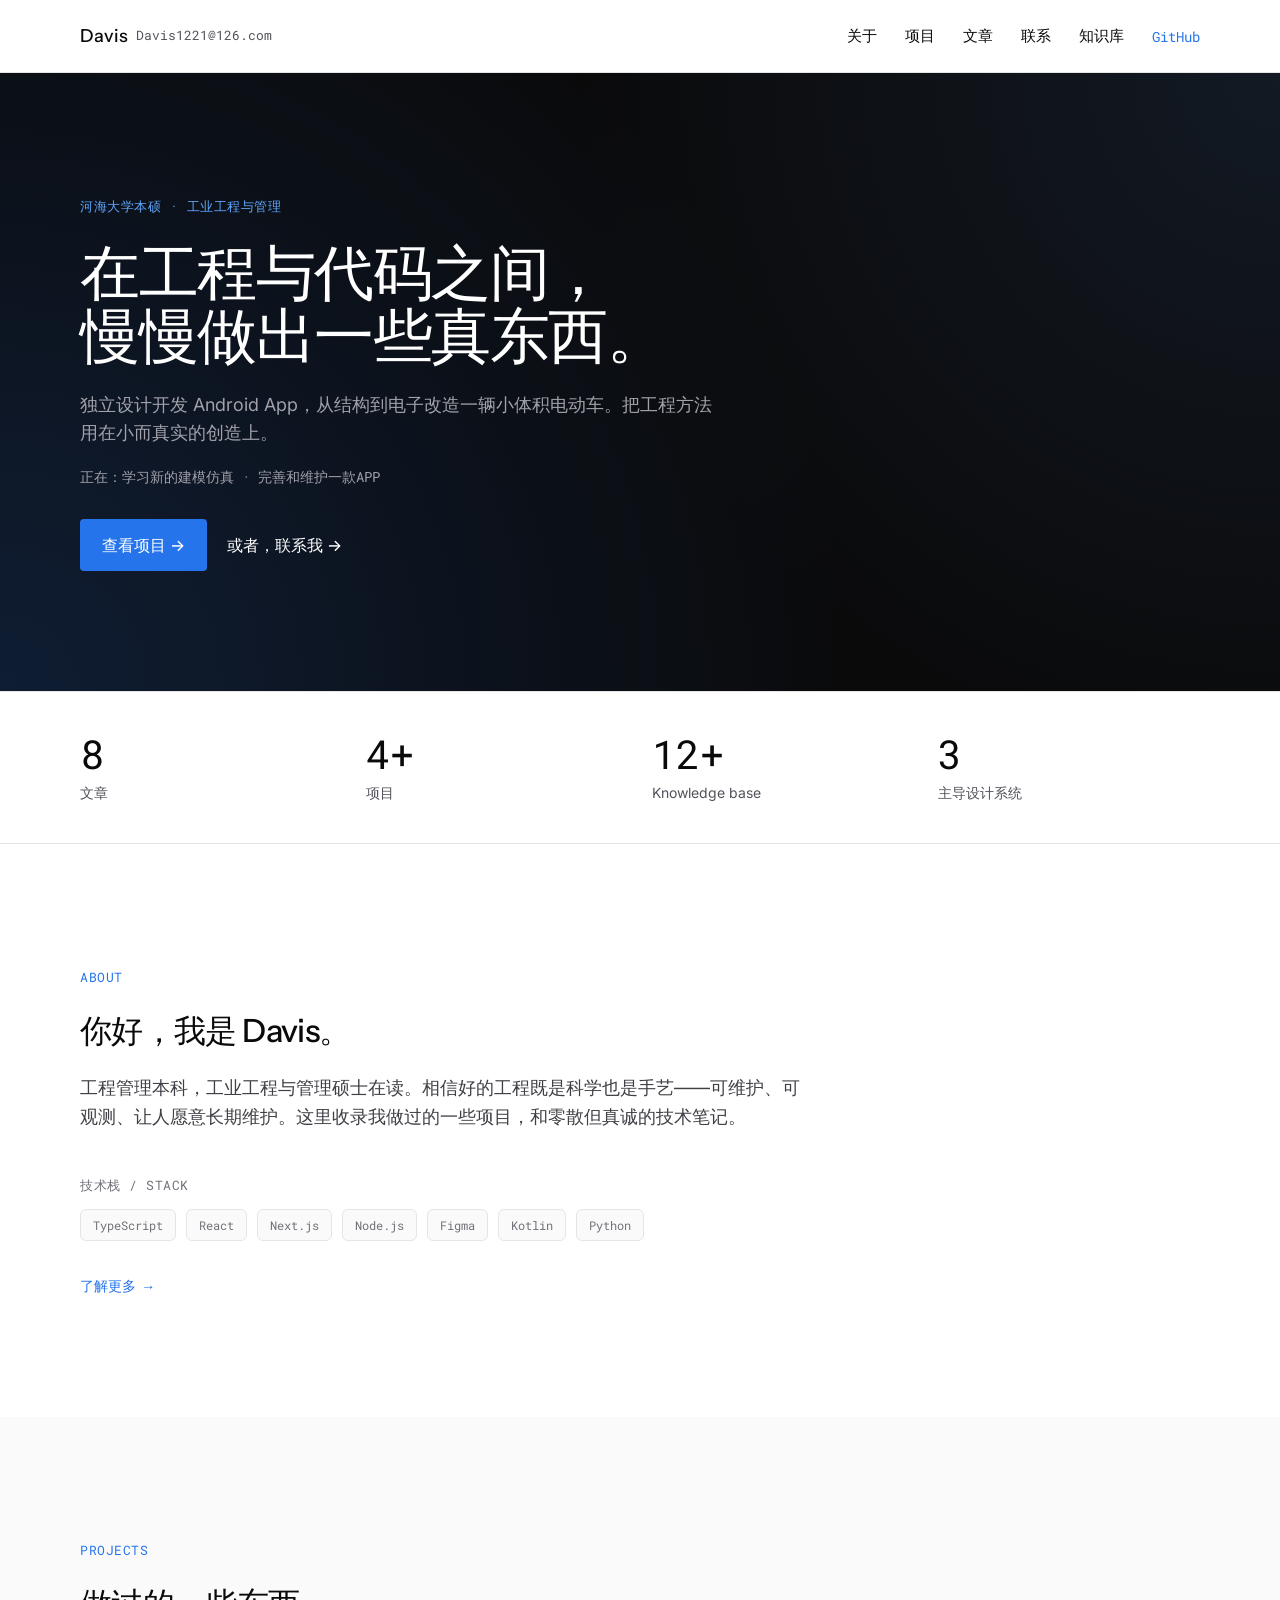
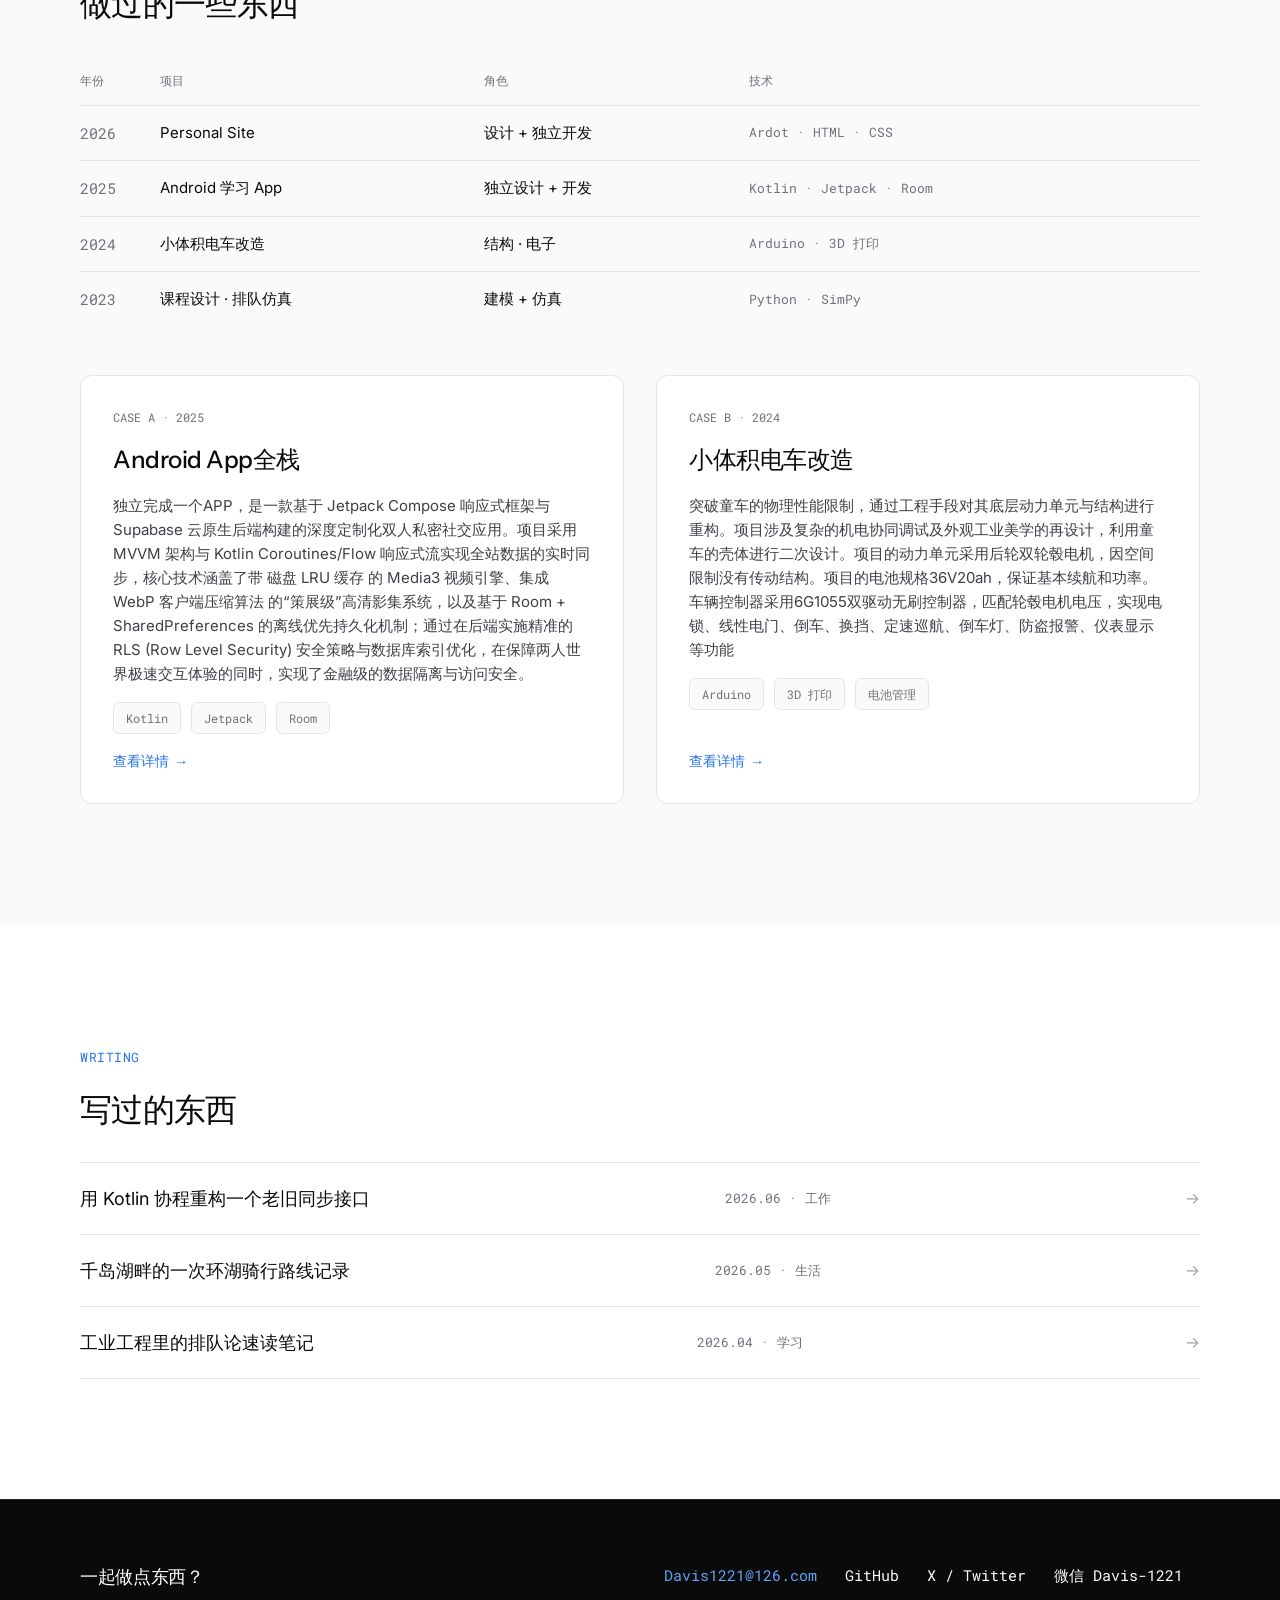
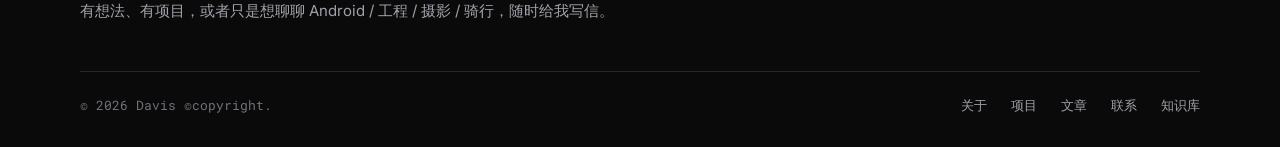
<file: index.html>
<!doctype html>
<html lang="zh-CN">
<head>
  <meta charset="utf-8" />
  <meta name="viewport" content="width=device-width, initial-scale=1" />
  <title>Davis — Personal Site</title>
  <meta name="description" content="河海大学本硕 · 工业工程与管理。Android App / 小体积电车改造 / 数据分析。" />
  <link rel="preconnect" href="https://fonts.googleapis.com" />
  <link rel="preconnect" href="https://fonts.gstatic.com" crossorigin />
  <link href="https://fonts.googleapis.com/css2?family=Inter:wght@400;500;600&family=Instrument+Sans:wght@400;500;600&family=Roboto+Mono:wght@400;500&display=swap" rel="stylesheet" />
  <link rel="stylesheet" href="./styles.css" />
</head>
<body>

<header class="site-header">
  <div class="container row">
    <a class="wordmark" href="./index.html">
      <span class="name">Davis</span>
      <span class="handle">Davis1221@126.com</span>
    </a>
    <nav class="nav">
      <a href="./about.html">关于</a>
      <a href="./projects.html">项目</a>
      <a href="./writing.html">文章</a>
      <a href="./contact.html">联系</a>
      <a href="./knowledge.html">知识库</a>
      <a class="ext" href="https://github.com/Davis-1221" target="_blank" rel="noopener">GitHub</a>
    </nav>
  </div>
</header>

<main>

<!-- HERO -->
<section class="hero">
  <div class="container">
    <span class="kicker">河海大学本硕 · 工业工程与管理</span>
    <h1 class="h-hero">在工程与代码之间，<br/>慢慢做出一些真东西。</h1>
    <p class="sub">独立设计开发 Android App，从结构到电子改造一辆小体积电动车。把工程方法用在小而真实的创造上。</p>
    <p class="now">正在：学习新的建模仿真 · 完善和维护一款APP</p>
    <div class="cta-row">
      <a class="btn btn-primary" href="./projects.html">查看项目 →</a>
      <a class="btn btn-ghost" href="./contact.html">或者，联系我 →</a>
    </div>
  </div>
</section>

<!-- STATS -->
<section class="stats">
  <div class="container">
    <div class="row">
      <div class="stat"><div class="num">8</div><div class="label">文章</div></div>
      <div class="stat"><div class="num">4+</div><div class="label">项目</div></div>
      <div class="stat"><div class="num">12+</div><div class="label">Knowledge base</div></div>
      <div class="stat"><div class="num">3</div><div class="label">主导设计系统</div></div>
    </div>
  </div>
</section>

<!-- ABOUT PREVIEW -->
<section>
  <div class="container">
    <span class="kicker">ABOUT</span>
    <h2 class="h-3" style="margin-bottom: 24px;">你好，我是 Davis。</h2>
    <p class="lead">工程管理本科，工业工程与管理硕士在读。相信好的工程既是科学也是手艺——可维护、可观测、让人愿意长期维护。这里收录我做过的一些项目，和零散但真诚的技术笔记。</p>
    <div style="margin-top: 40px;">
      <div class="kicker muted" style="margin-bottom: 14px;">技术栈 / STACK</div>
      <div class="chips">
        <span class="chip">TypeScript</span>
        <span class="chip">React</span>
        <span class="chip">Next.js</span>
        <span class="chip">Node.js</span>
        <span class="chip">Figma</span>
        <span class="chip">Kotlin</span>
        <span class="chip">Python</span>
      </div>
    </div>
    <p style="margin-top: 32px;"><a href="./about.html" style="font-family: 'Roboto Mono', monospace; font-size: 14px; color: var(--accent);">了解更多 →</a></p>
  </div>
</section>

<!-- PROJECTS PREVIEW -->
<section class="alt">
  <div class="container">
    <span class="kicker">PROJECTS</span>
    <h2 class="h-3" style="margin-bottom: 32px;">做过的一些东西</h2>

    <table class="archive">
      <thead>
        <tr><th>年份</th><th>项目</th><th>角色</th><th>技术</th></tr>
      </thead>
      <tbody>
        <tr><td class="year">2026</td><td>Personal Site </td><td>设计 + 独立开发</td><td class="tech">Ardot · HTML · CSS</td></tr>
        <tr><td class="year">2025</td><td>Android 学习 App</td><td>独立设计 + 开发</td><td class="tech">Kotlin · Jetpack · Room</td></tr>
        <tr><td class="year">2024</td><td>小体积电车改造</td><td>结构 · 电子</td><td class="tech">Arduino · 3D 打印</td></tr>
        <tr><td class="year">2023</td><td>课程设计 · 排队仿真</td><td>建模 + 仿真</td><td class="tech">Python · SimPy</td></tr>
      </tbody>
    </table>

    <div class="case-grid" style="margin-top: 48px;">
      <a class="case" href="./projects.html">
        <span class="case-kicker">CASE A · 2025</span>
        <h3>Android App全栈</h3>
        <p>独立完成一个APP，是一款基于 Jetpack Compose 响应式框架与 Supabase 云原生后端构建的深度定制化双人私密社交应用。项目采用 MVVM 架构与 Kotlin Coroutines/Flow 响应式流实现全站数据的实时同步，核心技术涵盖了带 磁盘 LRU 缓存 的 Media3 视频引擎、集成 WebP 客户端压缩算法 的“策展级”高清影集系统，以及基于 Room + SharedPreferences 的离线优先持久化机制；通过在后端实施精准的 RLS (Row Level Security) 安全策略与数据库索引优化，在保障两人世界极速交互体验的同时，实现了金融级的数据隔离与访问安全。</p>
        <div class="chips"><span class="chip">Kotlin</span><span class="chip">Jetpack</span><span class="chip">Room</span></div>
        <span class="case-link">查看详情 →</span>
      </a>
      <a class="case" href="./projects.html">
        <span class="case-kicker">CASE B · 2024</span>
        <h3>小体积电车改造</h3>
        <p>突破童车的物理性能限制，通过工程手段对其底层动力单元与结构进行重构。项目涉及复杂的机电协同调试及外观工业美学的再设计，利用童车的壳体进行二次设计。项目的动力单元采用后轮双轮毂电机，因空间限制没有传动结构。项目的电池规格36V20ah，保证基本续航和功率。车辆控制器采用6G1055双驱动无刷控制器，匹配轮毂电机电压，实现电锁、线性电门、倒车、换挡、定速巡航、倒车灯、防盗报警、仪表显示等功能</p>
        <div class="chips"><span class="chip">Arduino</span><span class="chip">3D 打印</span><span class="chip">电池管理</span></div>
        <span class="case-link">查看详情 →</span>
      </a>
    </div>
  </div>
</section>

<!-- WRITING PREVIEW -->
<section>
  <div class="container">
    <span class="kicker">WRITING</span>
    <h2 class="h-3" style="margin-bottom: 32px;">写过的东西</h2>
    <div class="articles">
      <a class="article-row" href="./writing.html">
        <span class="title">用 Kotlin 协程重构一个老旧同步接口</span>
        <span class="meta">2026.06 · 工作</span>
        <span class="arrow">→</span>
      </a>
      <a class="article-row" href="./writing.html">
        <span class="title">千岛湖畔的一次环湖骑行路线记录</span>
        <span class="meta">2026.05 · 生活</span>
        <span class="arrow">→</span>
      </a>
      <a class="article-row" href="./writing.html">
        <span class="title">工业工程里的排队论速读笔记</span>
        <span class="meta">2026.04 · 学习</span>
        <span class="arrow">→</span>
      </a>
    </div>
  </div>
</section>

</main>

<footer class="site-footer">
  <div class="container">
    <div class="grid">
      <div>
        <h3>一起做点东西？</h3>
        <p>有想法、有项目，或者只是想聊聊 Android / 工程 / 摄影 / 骑行，随时给我写信。</p>
      </div>
      <div>
        <div class="links">
          <a class="email" href="mailto:Davis1221@126.com">Davis1221@126.com</a>
          <a href="https://github.com/Davis-1221" target="_blank" rel="noopener">GitHub</a>
          <a href="https://x.com/Davis1221" target="_blank" rel="noopener">X / Twitter</a>
          <a href="javascript:void(0)">微信 Davis-1221</a>
        </div>
      </div>
    </div>
    <div class="bottom">
      <span>© 2026 Davis ©copyright.</span>
      <div class="nav-foot">
        <a href="./about.html">关于</a>
        <a href="./projects.html">项目</a>
        <a href="./writing.html">文章</a>
        <a href="./contact.html">联系</a>
        <a href="./knowledge.html">知识库</a>
      </div>
    </div>
  </div>
</footer>

</body>
</html>
</file>
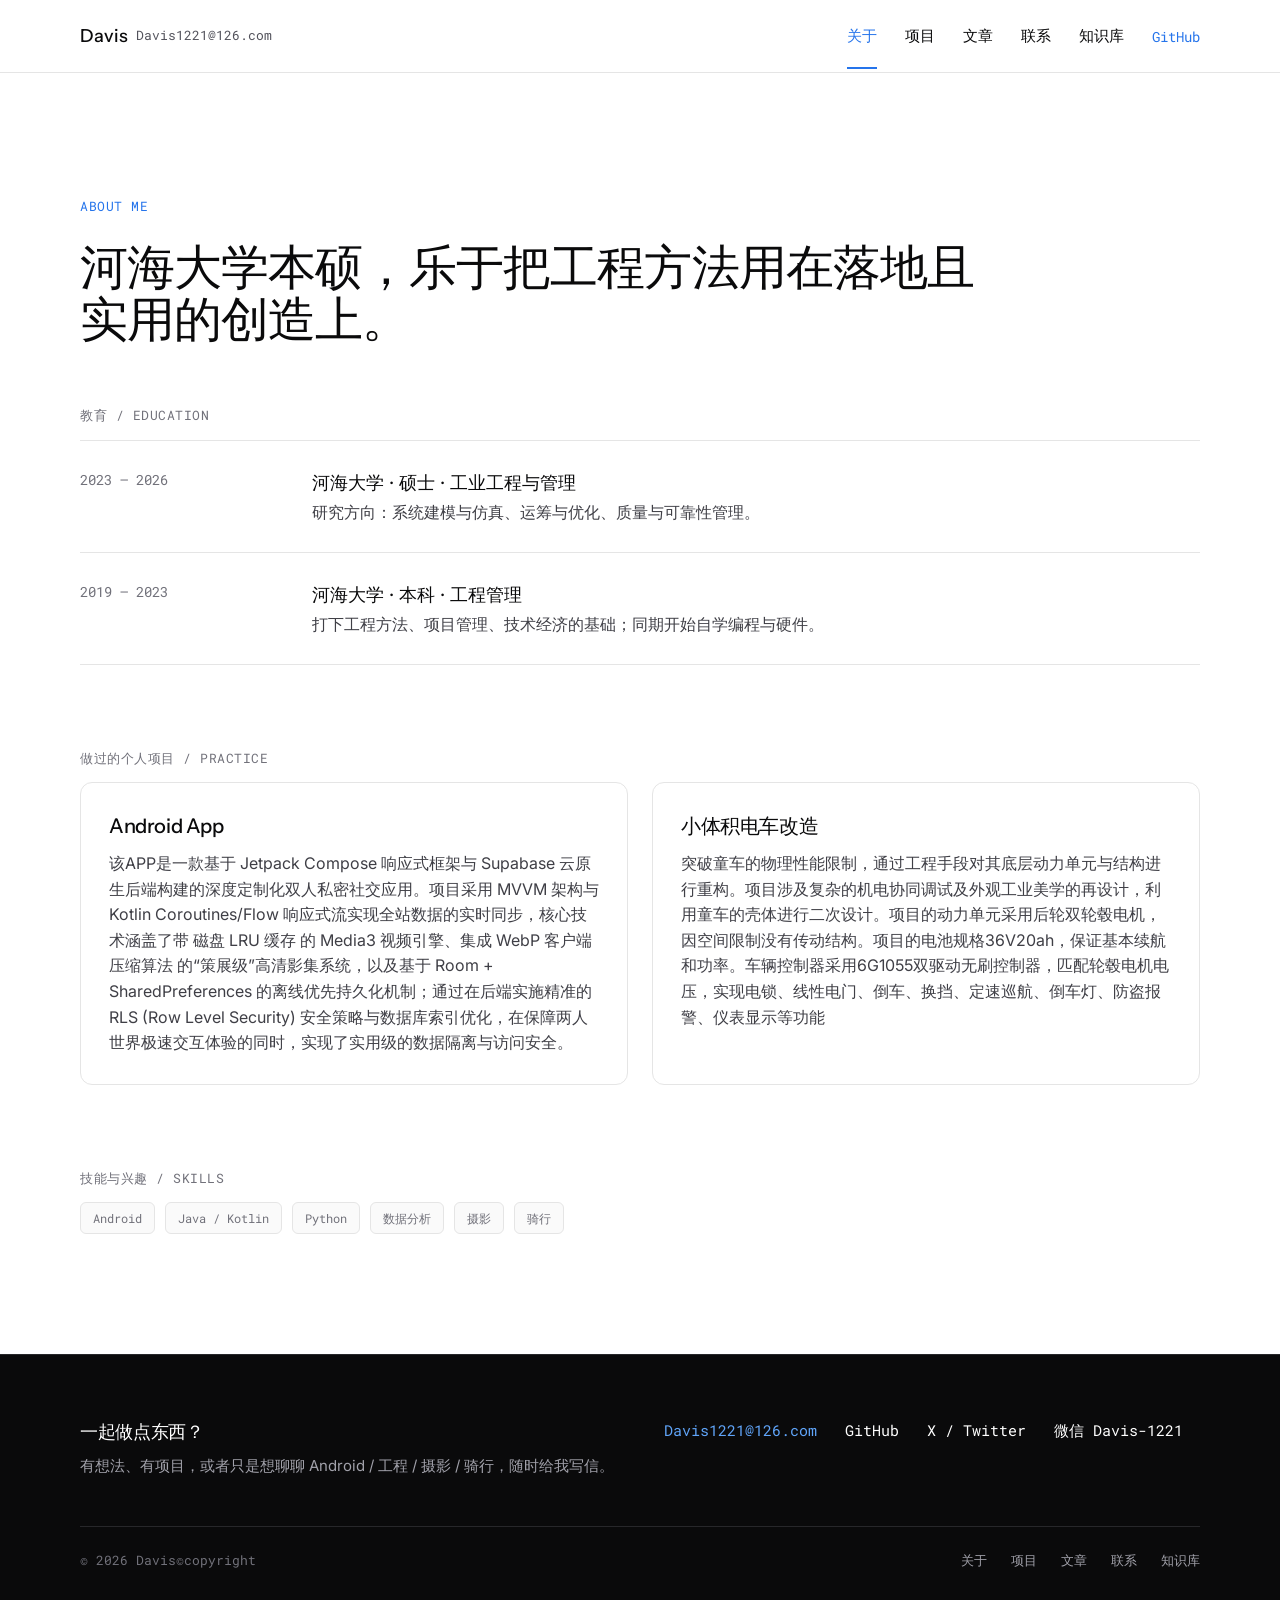
<file: about.html>
<!doctype html>
<html lang="zh-CN">
<head>
  <meta charset="utf-8" />
  <meta name="viewport" content="width=device-width, initial-scale=1" />
  <title>关于 — Davis</title>
  <meta name="description" content="河海大学本硕 · 工业工程与管理。Android App / 小体积电车改造 / 数据分析。" />
  <link rel="preconnect" href="https://fonts.googleapis.com" />
  <link rel="preconnect" href="https://fonts.gstatic.com" crossorigin />
  <link href="https://fonts.googleapis.com/css2?family=Inter:wght@400;500;600&family=Instrument+Sans:wght@400;500;600&family=Roboto+Mono:wght@400;500&display=swap" rel="stylesheet" />
  <link rel="stylesheet" href="./styles.css" />
</head>
<body>

<header class="site-header">
  <div class="container row">
    <a class="wordmark" href="./index.html">
      <span class="name">Davis</span>
      <span class="handle">Davis1221@126.com</span>
    </a>
    <nav class="nav">
      <a class="is-active" href="./about.html">关于</a>
      <a href="./projects.html">项目</a>
      <a href="./writing.html">文章</a>
      <a href="./contact.html">联系</a>
      <a href="./knowledge.html">知识库</a>
      <a class="ext" href="https://github.com/Davis-1221" target="_blank" rel="noopener">GitHub</a>
    </nav>
  </div>
</header>

<main>

<section>
  <div class="container">
    <span class="kicker">ABOUT ME</span>
    <h1 class="h-1" style="margin-bottom: 56px; max-width: 920px;">河海大学本硕，乐于把工程方法用在落地且实用的创造上。</h1>

    <div style="margin-bottom: 80px;">
      <div class="kicker muted" style="margin-bottom: 14px;">教育 / EDUCATION</div>
      <div class="edu">
        <div class="edu-row">
          <div>
            <div class="when">2023 – 2026</div>
          </div>
          <div>
            <div class="where">河海大学 · 硕士 · 工业工程与管理</div>
            <div class="what">研究方向：系统建模与仿真、运筹与优化、质量与可靠性管理。</div>
          </div>
        </div>
        <div class="edu-row">
          <div>
            <div class="when">2019 – 2023</div>
          </div>
          <div>
            <div class="where">河海大学 · 本科 · 工程管理</div>
            <div class="what">打下工程方法、项目管理、技术经济的基础；同期开始自学编程与硬件。</div>
          </div>
        </div>
      </div>
    </div>

    <div style="margin-bottom: 80px;">
      <div class="kicker muted" style="margin-bottom: 14px;">做过的个人项目 / PRACTICE</div>
      <div class="practice-grid">
        <div class="practice">
          <h3>Android App</h3>
          <p>该APP是一款基于 Jetpack Compose 响应式框架与 Supabase 云原生后端构建的深度定制化双人私密社交应用。项目采用 MVVM 架构与 Kotlin Coroutines/Flow 响应式流实现全站数据的实时同步，核心技术涵盖了带 磁盘 LRU 缓存 的 Media3 视频引擎、集成 WebP 客户端压缩算法 的“策展级”高清影集系统，以及基于 Room + SharedPreferences 的离线优先持久化机制；通过在后端实施精准的 RLS (Row Level Security) 安全策略与数据库索引优化，在保障两人世界极速交互体验的同时，实现了实用级的数据隔离与访问安全。</p>
        </div>
        <div class="practice">
          <h3>小体积电车改造</h3>
          <p>突破童车的物理性能限制，通过工程手段对其底层动力单元与结构进行重构。项目涉及复杂的机电协同调试及外观工业美学的再设计，利用童车的壳体进行二次设计。项目的动力单元采用后轮双轮毂电机，因空间限制没有传动结构。项目的电池规格36V20ah，保证基本续航和功率。车辆控制器采用6G1055双驱动无刷控制器，匹配轮毂电机电压，实现电锁、线性电门、倒车、换挡、定速巡航、倒车灯、防盗报警、仪表显示等功能</p>
        </div>
      </div>
    </div>

    <div>
      <div class="kicker muted" style="margin-bottom: 14px;">技能与兴趣 / SKILLS</div>
      <div class="chips">
        <span class="chip">Android</span>
        <span class="chip">Java / Kotlin</span>
        <span class="chip">Python</span>
        <span class="chip">数据分析</span>
        <span class="chip">摄影</span>
        <span class="chip">骑行</span>
      </div>
    </div>
  </div>
</section>

</main>

<footer class="site-footer">
  <div class="container">
    <div class="grid">
      <div>
        <h3>一起做点东西？</h3>
        <p>有想法、有项目，或者只是想聊聊 Android / 工程 / 摄影 / 骑行，随时给我写信。</p>
      </div>
      <div>
        <div class="links">
          <a class="email" href="mailto:Davis1221@126.com">Davis1221@126.com</a>
          <a href="https://github.com/Davis-1221" target="_blank" rel="noopener">GitHub</a>
          <a href="https://x.com/Davis1221" target="_blank" rel="noopener">X / Twitter</a>
          <a href="javascript:void(0)">微信 Davis-1221</a>
        </div>
      </div>
    </div>
    <div class="bottom">
      <span>© 2026 Davis©copyright</span>
      <div class="nav-foot">
        <a href="./about.html">关于</a>
        <a href="./projects.html">项目</a>
        <a href="./writing.html">文章</a>
        <a href="./contact.html">联系</a>
        <a href="./knowledge.html">知识库</a>
      </div>
    </div>
  </div>
</footer>

</body>
</html>
</file>
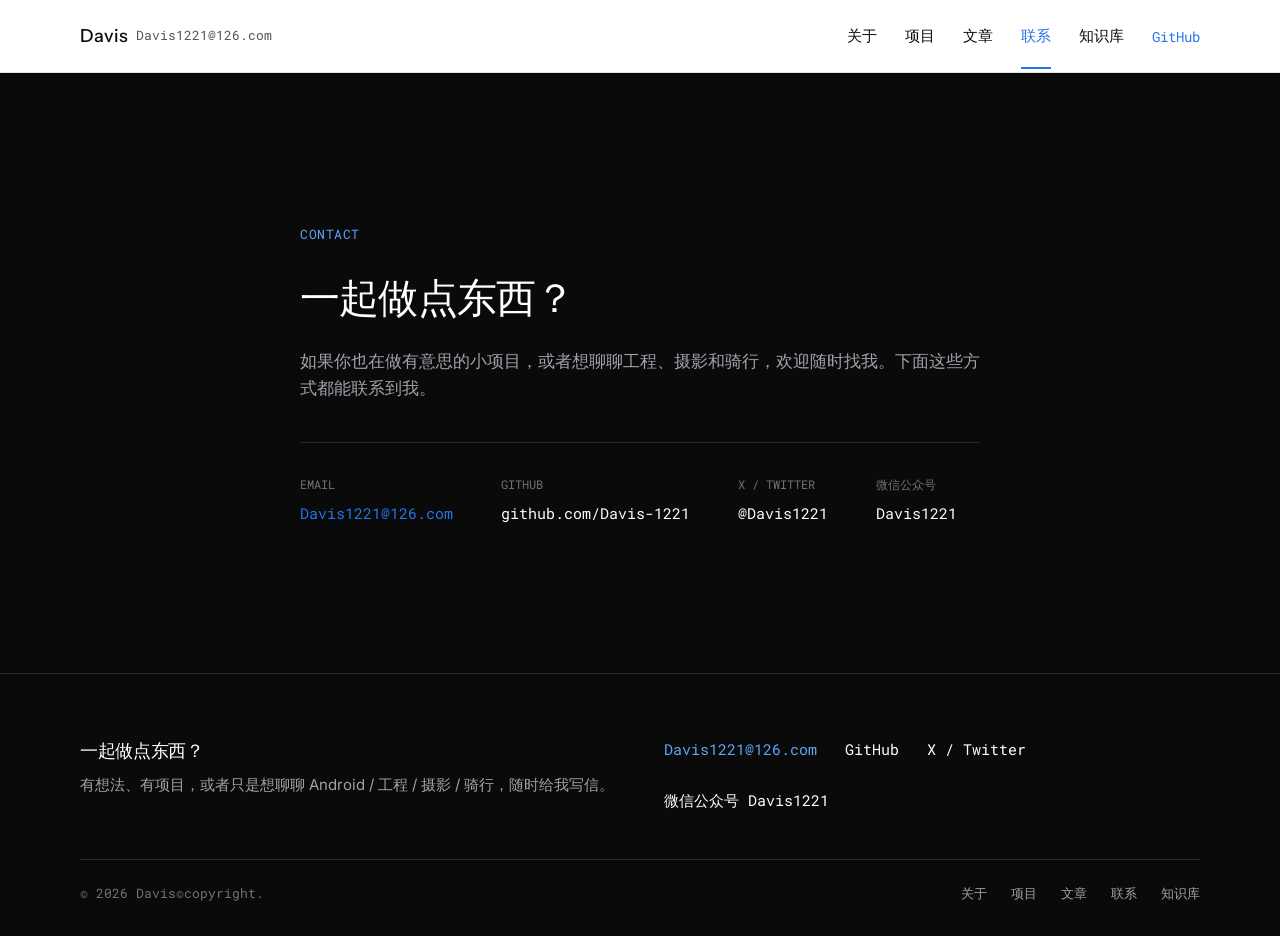
<file: contact.html>
<!doctype html>
<html lang="zh-CN">
<head>
  <meta charset="utf-8" />
  <meta name="viewport" content="width=device-width, initial-scale=1" />
  <title>联系 — Davis</title>
  <meta name="description" content="联系 Davis — Davis1221@126.com" />
  <link rel="preconnect" href="https://fonts.googleapis.com" />
  <link rel="preconnect" href="https://fonts.gstatic.com" crossorigin />
  <link href="https://fonts.googleapis.com/css2?family=Inter:wght@400;500;600&family=Instrument+Sans:wght@400;500;600&family=Roboto+Mono:wght@400;500&display=swap" rel="stylesheet" />
  <link rel="stylesheet" href="./styles.css" />
</head>
<body>

<header class="site-header">
  <div class="container row">
    <a class="wordmark" href="./index.html">
      <span class="name">Davis</span>
      <span class="handle">Davis1221@126.com</span>
    </a>
    <nav class="nav">
      <a href="./about.html">关于</a>
      <a href="./projects.html">项目</a>
      <a href="./writing.html">文章</a>
      <a class="is-active" href="./contact.html">联系</a>
      <a href="./knowledge.html">知识库</a>
      <a class="ext" href="https://github.com/Davis-1221" target="_blank" rel="noopener">GitHub</a>
    </nav>
  </div>
</header>

<main>

<section class="contact-dark">
  <div class="container">
    <span class="kicker">CONTACT</span>
    <h1>一起做点东西？</h1>
    <p class="sub">如果你也在做有意思的小项目，或者想聊聊工程、摄影和骑行，欢迎随时找我。下面这些方式都能联系到我。</p>

    <div class="contact-methods">
      <div class="contact-method">
        <div class="label">EMAIL</div>
        <a class="value accent" href="mailto:Davis1221@126.com">Davis1221@126.com</a>
      </div>
      <div class="contact-method">
        <div class="label">GITHUB</div>
        <a class="value white" href="https://github.com/Davis-1221" target="_blank" rel="noopener">github.com/Davis-1221</a>
      </div>
      <div class="contact-method">
        <div class="label">X / TWITTER</div>
        <a class="value white" href="https://x.com/Davis1221" target="_blank" rel="noopener">@Davis1221</a>
      </div>
      <div class="contact-method">
        <div class="label">微信公众号</div>
        <span class="value white">Davis1221</span>
      </div>
    </div>
  </div>
</section>

</main>

<footer class="site-footer">
  <div class="container">
    <div class="grid">
      <div>
        <h3>一起做点东西？</h3>
        <p>有想法、有项目，或者只是想聊聊 Android / 工程 / 摄影 / 骑行，随时给我写信。</p>
      </div>
      <div>
        <div class="links">
          <a class="email" href="mailto:Davis1221@126.com">Davis1221@126.com</a>
          <a href="https://github.com/Davis-1221" target="_blank" rel="noopener">GitHub</a>
          <a href="https://x.com/Davis1221" target="_blank" rel="noopener">X / Twitter</a>
          <a href="javascript:void(0)">微信公众号 Davis1221</a>
        </div>
      </div>
    </div>
    <div class="bottom">
      <span>© 2026 Davis©copyright.</span>
      <div class="nav-foot">
        <a href="./about.html">关于</a>
        <a href="./projects.html">项目</a>
        <a href="./writing.html">文章</a>
        <a href="./contact.html">联系</a>
        <a href="./knowledge.html">知识库</a>
      </div>
    </div>
  </div>
</footer>

</body>
</html>
</file>
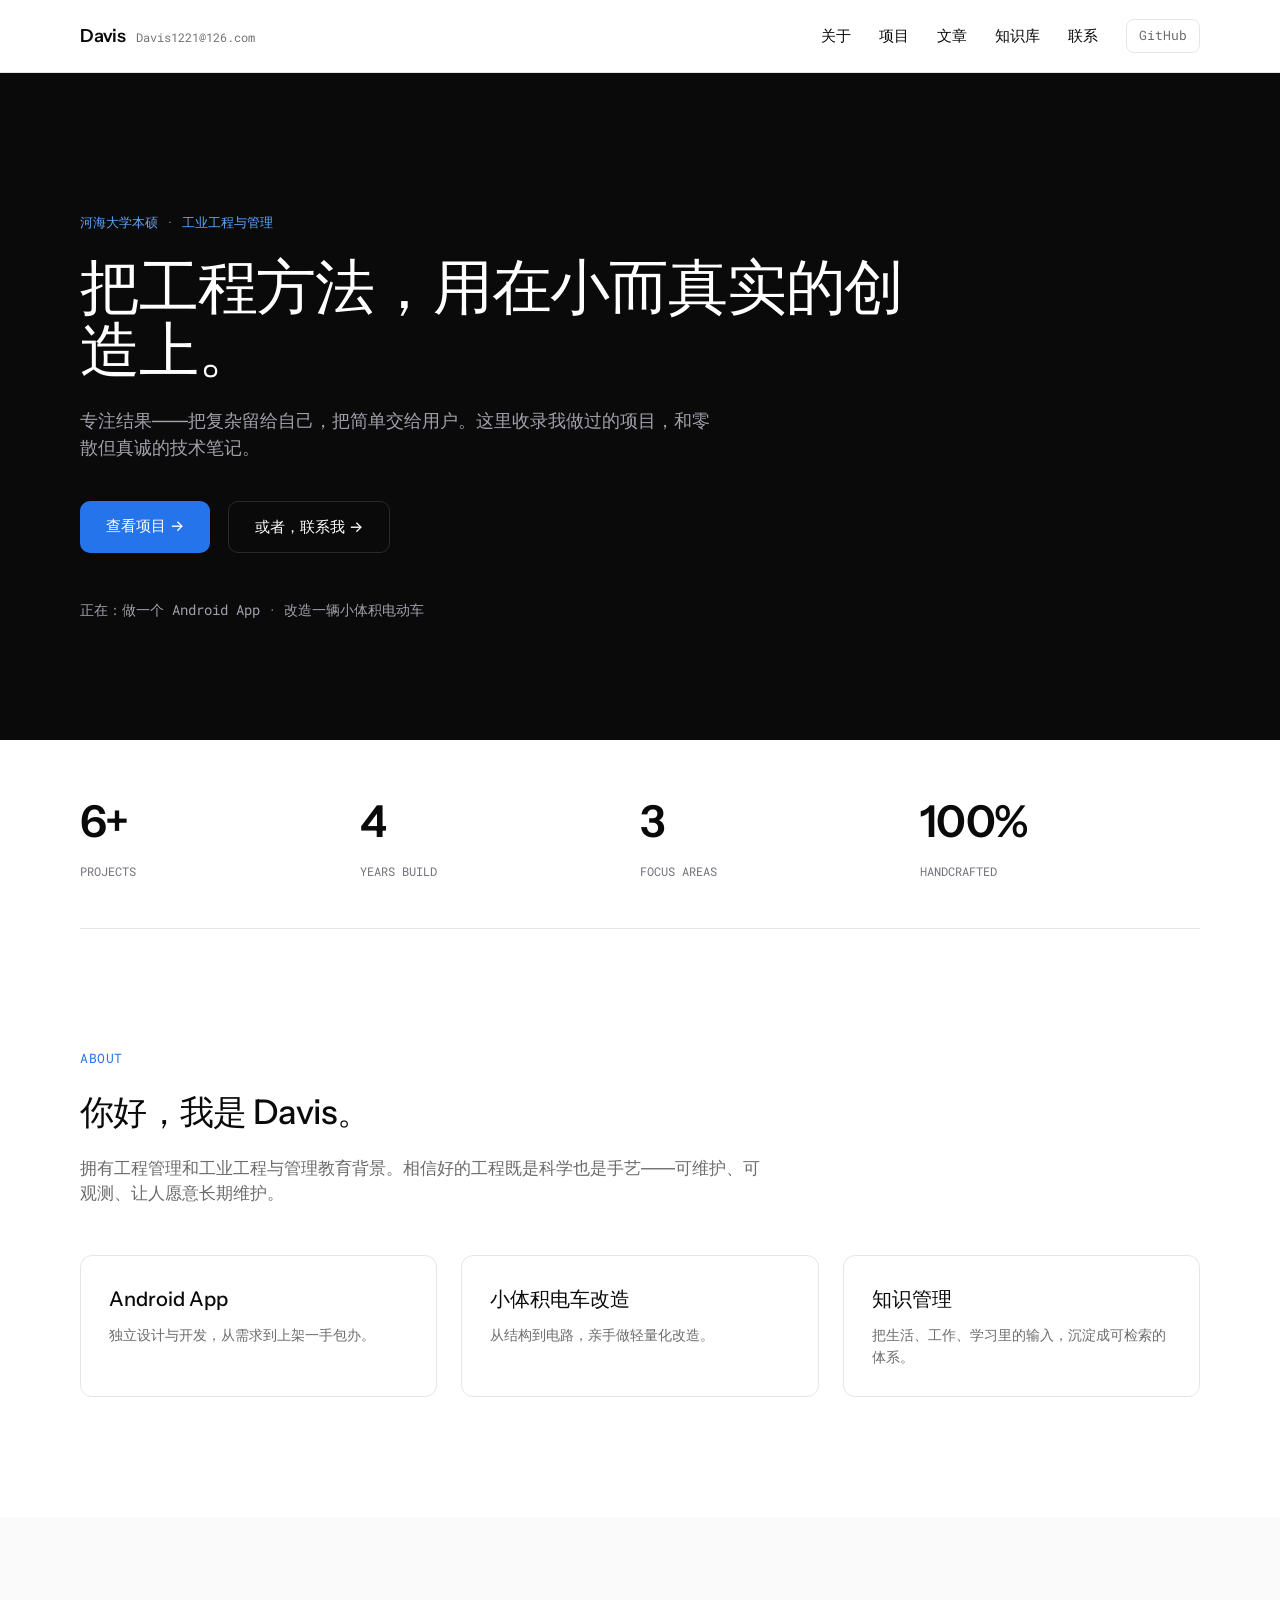
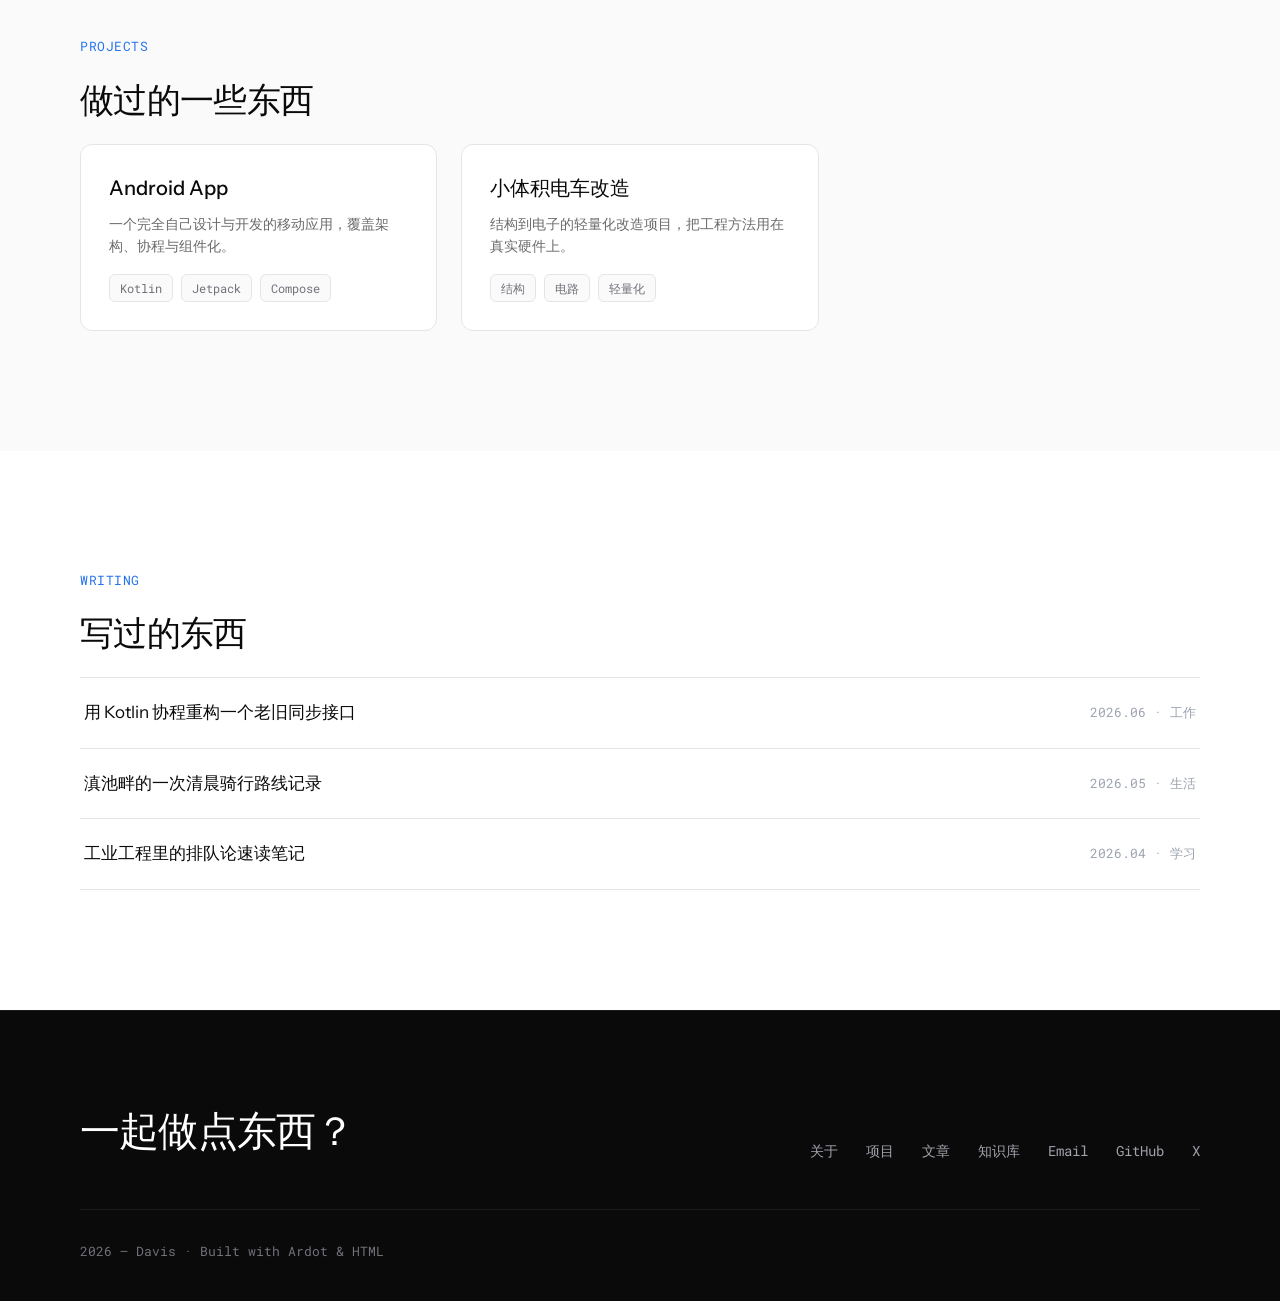
<file: Davis-Site.html>
<!DOCTYPE html>
<html lang="zh-CN">
<head>
<meta charset="UTF-8" />
<meta name="viewport" content="width=device-width, initial-scale=1.0" />
<title>Davis · 个人站点</title>
<link rel="preconnect" href="https://fonts.googleapis.com" />
<link rel="preconnect" href="https://fonts.gstatic.com" crossorigin />
<link href="https://fonts.googleapis.com/css2?family=Instrument+Sans:wght@400;500;600&family=Inter:wght@400;500&family=Roboto+Mono:wght@400;500&display=swap" rel="stylesheet" />
<style>
  :root{
    --ink:#0A0A0B; --paper:#FFFFFF; --mist:#FAFAFA;
    --line:#E5E5E5; --blue:#2574EB; --blue-soft:#60A5FA;
    --t1:#0A0A0B; --t2:#3F3F46; --t3:#6B6B6B; --t4:#71717A; --t5:#9CA3AF; --t6:#A1A1AA;
    --radius:12px;
    --sans:'Instrument Sans',system-ui,-apple-system,'Segoe UI',sans-serif;
    --body:'Inter',system-ui,-apple-system,'Segoe UI',sans-serif;
    --mono:'Roboto Mono','SFMono-Regular',Consolas,'Liberation Mono',monospace;
    --maxw:1280px;
  }
  *{box-sizing:border-box;margin:0;padding:0;}
  html{scroll-behavior:smooth;}
  body{font-family:var(--body);color:var(--t2);background:var(--paper);-webkit-font-smoothing:antialiased;line-height:1.5;}
  a{color:inherit;text-decoration:none;}
  .wrap{max-width:var(--maxw);margin:0 auto;padding:0 80px;}

  /* ---------- Header ---------- */
  header{position:sticky;top:0;z-index:50;background:rgba(255,255,255,.88);backdrop-filter:saturate(160%) blur(8px);border-bottom:1px solid var(--line);}
  .nav{display:flex;align-items:center;justify-content:space-between;height:72px;}
  .wordmark{display:flex;align-items:baseline;gap:10px;}
  .wordmark .name{font-family:var(--sans);font-weight:600;font-size:18px;color:var(--ink);letter-spacing:-.01em;}
  .wordmark .mail{font-family:var(--mono);font-size:12px;color:var(--t4);}
  .menu{display:flex;align-items:center;gap:28px;}
  .menu a{font-size:15px;color:var(--ink);transition:color .15s;}
  .menu a:hover{color:var(--blue);}
  .menu a.active{color:var(--blue);}
  .menu .gh{font-family:var(--mono);font-size:13px;color:var(--t3);border:1px solid var(--line);padding:6px 12px;border-radius:8px;}
  .menu .gh:hover{color:var(--blue);border-color:var(--blue);}
  .burger{display:none;}

  /* ---------- Views ---------- */
  .view{display:none;}
  .view.active{display:block;animation:fade .35s ease;}
  @keyframes fade{from{opacity:0;transform:translateY(6px);}to{opacity:1;transform:none;}}

  /* ---------- Hero (dark) ---------- */
  .hero{background:var(--ink);color:#fff;padding:140px 0 120px;}
  .hero .kicker{font-family:var(--mono);font-size:13px;color:var(--blue-soft);margin-bottom:22px;}
  .hero h1{font-family:var(--sans);font-weight:500;font-size:60px;line-height:1.05;letter-spacing:-.02em;max-width:880px;margin-bottom:26px;}
  .hero p.sub{font-size:18px;color:var(--t6);max-width:640px;margin-bottom:40px;}
  .cta{display:flex;gap:18px;flex-wrap:wrap;margin-bottom:46px;}
  .cta a{padding:14px 26px;border-radius:10px;font-size:15px;font-weight:500;transition:.18s;}
  .cta .primary{background:var(--blue);color:#fff;}
  .cta .primary:hover{background:#1d63d4;}
  .cta .ghost{border:1px solid #2a2a2e;color:#fff;}
  .cta .ghost:hover{border-color:#4a4a52;}
  .now{font-family:var(--mono);font-size:14px;color:var(--t6);}

  /* ---------- Stats ---------- */
  .stats{display:grid;grid-template-columns:repeat(4,1fr);border-bottom:1px solid var(--line);}
  .stat{padding:48px 0;}
  .stat .num{font-family:var(--sans);font-weight:600;font-size:44px;color:var(--ink);letter-spacing:-.02em;}
  .stat .lab{font-family:var(--mono);font-size:12px;color:var(--t4);margin-top:8px;text-transform:uppercase;}

  /* ---------- Section shells ---------- */
  section.block{padding:120px 0;}
  .kick{font-family:var(--mono);font-size:13px;color:var(--blue);margin-bottom:18px;letter-spacing:.04em;}
  .kick.muted{color:var(--t4);}
  h2.title{font-family:var(--sans);font-weight:500;font-size:34px;letter-spacing:-.02em;color:var(--ink);margin-bottom:18px;max-width:760px;}
  .lead{font-size:17px;color:var(--t3);max-width:680px;margin-bottom:48px;}

  /* ---------- Cards ---------- */
  .grid3{display:grid;grid-template-columns:repeat(3,1fr);gap:24px;}
  .card{border:1px solid var(--line);border-radius:var(--radius);padding:28px;background:var(--paper);transition:.18s;}
  .card:hover{border-color:#cfcfcf;box-shadow:0 6px 24px rgba(0,0,0,.05);}
  .card h3{font-family:var(--sans);font-weight:500;font-size:20px;color:var(--ink);margin-bottom:10px;}
  .card p{font-size:14px;color:var(--t3);line-height:1.6;}
  .chips{display:flex;flex-wrap:wrap;gap:8px;margin-top:16px;}
  .chip{font-family:var(--mono);font-size:12px;color:var(--t4);background:var(--mist);border:1px solid var(--line);padding:4px 10px;border-radius:6px;}

  /* ---------- Timeline ---------- */
  .timeline{display:flex;flex-direction:column;gap:0;max-width:760px;}
  .row{display:flex;gap:32px;padding:24px 0;border-top:1px solid var(--line);}
  .row:last-child{border-bottom:1px solid var(--line);}
  .row .when{font-family:var(--mono);font-size:14px;color:var(--blue);min-width:140px;}
  .row .what b{font-family:var(--sans);font-weight:500;color:var(--ink);font-size:17px;display:block;margin-bottom:4px;}
  .row .what span{font-size:14px;color:var(--t3);}

  /* ---------- Archive table ---------- */
  table{width:100%;border-collapse:collapse;font-size:15px;}
  thead th{font-family:var(--mono);font-size:12px;color:var(--t4);text-align:left;text-transform:uppercase;padding:14px 16px;border-bottom:1px solid var(--line);}
  tbody td{padding:18px 16px;border-bottom:1px solid var(--line);color:var(--t2);}
  tbody tr:hover{background:var(--mist);}
  tbody td:first-child{font-family:var(--mono);color:var(--t4);}

  /* ---------- Article list ---------- */
  .articles{border-top:1px solid var(--line);}
  .art{display:flex;align-items:center;justify-content:space-between;padding:22px 4px;border-bottom:1px solid var(--line);transition:.15s;cursor:pointer;}
  .art:hover{padding-left:14px;}
  .art .t{font-size:17px;color:var(--ink);font-family:var(--sans);font-weight:400;}
  .art:hover .t{color:var(--blue);}
  .art .meta{font-family:var(--mono);font-size:13px;color:var(--t5);white-space:nowrap;}

  /* ---------- Contact (dark) ---------- */
  .contact{background:var(--ink);color:#fff;padding:140px 0;}
  .contact h2{font-family:var(--sans);font-weight:500;font-size:44px;letter-spacing:-.02em;margin-bottom:18px;}
  .contact p{font-size:17px;color:var(--t6);max-width:520px;margin-bottom:48px;}
  .methods{display:flex;flex-wrap:wrap;gap:48px;}
  .methods .m .l{font-family:var(--mono);font-size:12px;color:var(--t4);margin-bottom:8px;}
  .methods .m .v{font-family:var(--mono);font-size:15px;}
  .methods .m a.v{color:var(--blue-soft);}
  .methods .m a.v:hover{text-decoration:underline;}

  /* ---------- Footer ---------- */
  footer{background:var(--ink);color:#fff;padding:90px 0 40px;border-top:1px solid #1c1c1f;}
  footer .f-top{display:flex;justify-content:space-between;align-items:flex-end;flex-wrap:wrap;gap:32px;padding-bottom:48px;border-bottom:1px solid #1c1c1f;}
  footer h2{font-family:var(--sans);font-weight:500;font-size:40px;letter-spacing:-.02em;}
  footer .f-links{display:flex;gap:28px;flex-wrap:wrap;}
  footer .f-links a{font-family:var(--mono);font-size:14px;color:var(--t6);}
  footer .f-links a:hover{color:#fff;}
  footer .copy{font-family:var(--mono);font-size:13px;color:var(--t4);margin-top:32px;}

  /* ---------- Responsive ---------- */
  @media(max-width:1024px){.wrap{padding:0 40px;}.hero h1{font-size:46px;}.grid3{grid-template-columns:1fr 1fr;}}
  @media(max-width:680px){
    .wrap{padding:0 22px;}
    .menu{display:none;}.burger{display:block;font-size:22px;cursor:pointer;}
    .hero{padding:100px 0 80px;}.hero h1{font-size:36px;}
    .stats{grid-template-columns:1fr 1fr;}.stat{padding:32px 0;}
    .grid3{grid-template-columns:1fr;}
    section.block{padding:72px 0;}
    .methods{gap:28px;}
    footer h2{font-size:30px;}
  }
</style>
</head>
<body>

<!-- ================= HEADER ================= -->
<header>
  <div class="wrap nav">
    <a class="wordmark" data-go="home" href="#">
      <span class="name">Davis</span>
      <span class="mail">Davis1221@126.com</span>
    </a>
    <nav class="menu" id="menu">
      <a data-go="about" href="#">关于</a>
      <a data-go="projects" href="#">项目</a>
      <a data-go="writing" href="#">文章</a>
      <a data-go="knowledge" href="#">知识库</a>
      <a data-go="contact" href="#">联系</a>
      <a class="gh" href="https://github.com/Davis1221" target="_blank" rel="noopener">GitHub</a>
    </nav>
    <div class="burger" id="burger">☰</div>
  </div>
</header>

<main>

  <!-- ================= HOME ================= -->
  <section class="view active" data-view="home">
    <div class="hero">
      <div class="wrap">
        <div class="kicker">河海大学本硕 · 工业工程与管理</div>
        <h1>把工程方法，用在小而真实的创造上。</h1>
        <p class="sub">专注结果——把复杂留给自己，把简单交给用户。这里收录我做过的项目，和零散但真诚的技术笔记。</p>
        <div class="cta">
          <a class="primary" data-go="projects" href="#">查看项目 →</a>
          <a class="ghost" data-go="contact" href="#">或者，联系我 →</a>
        </div>
        <div class="now">正在：做一个 Android App · 改造一辆小体积电动车</div>
      </div>
    </div>

    <div class="wrap">
      <div class="stats">
        <div class="stat"><div class="num">6+</div><div class="lab">Projects</div></div>
        <div class="stat"><div class="num">4</div><div class="lab">Years Build</div></div>
        <div class="stat"><div class="num">3</div><div class="lab">Focus Areas</div></div>
        <div class="stat"><div class="num">100%</div><div class="lab">Handcrafted</div></div>
      </div>
    </div>

    <section class="block">
      <div class="wrap">
        <div class="kick">ABOUT</div>
        <h2 class="title">你好，我是 Davis。</h2>
        <p class="lead">拥有工程管理和工业工程与管理教育背景。相信好的工程既是科学也是手艺——可维护、可观测、让人愿意长期维护。</p>
        <div class="grid3">
          <div class="card"><h3>Android App</h3><p>独立设计与开发，从需求到上架一手包办。</p></div>
          <div class="card"><h3>小体积电车改造</h3><p>从结构到电路，亲手做轻量化改造。</p></div>
          <div class="card"><h3>知识管理</h3><p>把生活、工作、学习里的输入，沉淀成可检索的体系。</p></div>
        </div>
      </div>
    </section>

    <section class="block" style="background:var(--mist);">
      <div class="wrap">
        <div class="kick">PROJECTS</div>
        <h2 class="title">做过的一些东西</h2>
        <div class="grid3">
          <div class="card"><h3>Android App</h3><p>一个完全自己设计与开发的移动应用，覆盖架构、协程与组件化。</p>
            <div class="chips"><span class="chip">Kotlin</span><span class="chip">Jetpack</span><span class="chip">Compose</span></div></div>
          <div class="card"><h3>小体积电车改造</h3><p>结构到电子的轻量化改造项目，把工程方法用在真实硬件上。</p>
            <div class="chips"><span class="chip">结构</span><span class="chip">电路</span><span class="chip">轻量化</span></div></div>
        </div>
      </div>
    </section>

    <section class="block">
      <div class="wrap">
        <div class="kick">WRITING</div>
        <h2 class="title">写过的东西</h2>
        <div class="articles">
          <div class="art"><span class="t">用 Kotlin 协程重构一个老旧同步接口</span><span class="meta">2026.06 · 工作</span></div>
          <div class="art"><span class="t">滇池畔的一次清晨骑行路线记录</span><span class="meta">2026.05 · 生活</span></div>
          <div class="art"><span class="t">工业工程里的排队论速读笔记</span><span class="meta">2026.04 · 学习</span></div>
        </div>
      </div>
    </section>
  </section>

  <!-- ================= ABOUT ================= -->
  <section class="view" data-view="about">
    <section class="block">
      <div class="wrap">
        <div class="kick">ABOUT ME</div>
        <h2 class="title">河海大学本硕，把工程方法用在小而真实的创造上。</h2>
        <p class="lead">我相信好的工程既是科学也是手艺。下面是我一路走来的轨迹，和正在做的事情。</p>

        <div class="kick muted" style="margin-top:24px;">教育 / EDUCATION</div>
        <div class="timeline">
          <div class="row"><div class="when">2023 — 2026</div><div class="what"><b>硕士 · 工业工程与管理</b><span>河海大学 — 系统与优化、数据分析方向</span></div></div>
          <div class="row"><div class="when">2019 — 2023</div><div class="what"><b>本科 · 工程管理</b><span>河海大学 — 工程方法与管理基础</span></div></div>
        </div>

        <div class="kick muted" style="margin-top:48px;">实践 / PRACTICE</div>
        <div class="grid3" style="margin-top:20px;">
          <div class="card"><h3>Android App 开发</h3><p>独立设计与开发，从需求拆解、架构到上架全程一手包办。</p>
            <div class="chips"><span class="chip">Kotlin</span><span class="chip">Jetpack Compose</span><span class="chip">协程</span></div></div>
          <div class="card"><h3>小体积电车改造</h3><p>从结构到电子的轻量化改造——把工程方法用在真实硬件上。</p>
            <div class="chips"><span class="chip">结构</span><span class="chip">电路</span><span class="chip">轻量化</span></div></div>
        </div>

        <div class="kick muted" style="margin-top:48px;">技能 / SKILLS</div>
        <div class="chips" style="margin-top:16px;">
          <span class="chip">Android</span><span class="chip">Java / Kotlin</span><span class="chip">Python</span>
          <span class="chip">数据分析</span><span class="chip">摄影</span><span class="chip">骑行</span>
        </div>
      </div>
    </section>
  </section>

  <!-- ================= PROJECTS ================= -->
  <section class="view" data-view="projects">
    <section class="block">
      <div class="wrap">
        <div class="kick">PROJECTS</div>
        <h2 class="title">做过的一些东西</h2>
        <p class="lead">不追求大而全，只做小而真实、能长期维护的东西。</p>

        <div class="grid3" style="margin-bottom:56px;">
          <div class="card"><h3>Android App</h3><p>一个完全自己设计与开发的移动应用，覆盖架构、协程与组件化，从 0 到上架。</p>
            <div class="chips"><span class="chip">Kotlin</span><span class="chip">Jetpack</span><span class="chip">Compose</span><span class="chip">Room</span></div></div>
          <div class="card"><h3>小体积电车改造</h3><p>结构到电子的轻量化改造项目，把工程方法用在真实硬件上，亲手做轻量化。</p>
            <div class="chips"><span class="chip">结构</span><span class="chip">电路</span><span class="chip">轻量化</span></div></div>
        </div>

        <div class="kick muted">档案 / ARCHIVE</div>
        <table style="margin-top:16px;">
          <thead><tr><th>年份</th><th>项目</th><th>角色</th><th>技术</th></tr></thead>
          <tbody>
            <tr><td>2026</td><td>Android App v2</td><td>独立开发</td><td>Kotlin · Compose</td></tr>
            <tr><td>2025</td><td>小体积电车改造</td><td>设计 + 制造</td><td>结构 · 电路</td></tr>
            <tr><td>2024</td><td>数据分析看板</td><td>开发</td><td>Python · Pandas</td></tr>
            <tr><td>2023</td><td>毕业设计系统</td><td>负责人</td><td>Java · Spring</td></tr>
            <tr><td>2022</td><td>校园工具小程序</td><td>全栈</td><td>JS · 云开发</td></tr>
          </tbody>
        </table>
      </div>
    </section>
  </section>

  <!-- ================= WRITING ================= -->
  <section class="view" data-view="writing">
    <section class="block">
      <div class="wrap">
        <div class="kick">WRITING</div>
        <h2 class="title">写过的东西</h2>
        <p class="lead">零散但真诚的技术笔记——点开看看，或者只是翻翻标题。</p>
        <div class="articles">
          <div class="art"><span class="t">用 Kotlin 协程重构一个老旧同步接口</span><span class="meta">2026.06 · 工作</span></div>
          <div class="art"><span class="t">滇池畔的一次清晨骑行路线记录</span><span class="meta">2026.05 · 生活</span></div>
          <div class="art"><span class="t">工业工程里的排队论速读笔记</span><span class="meta">2026.04 · 学习</span></div>
          <div class="art"><span class="t">把个人知识库从笔记软件迁移到自己的体系</span><span class="meta">2026.03 · 学习</span></div>
          <div class="art"><span class="t">一次摄影后期的色彩思路拆解</span><span class="meta">2026.02 · 生活</span></div>
          <div class="art"><span class="t">Android 组件化踩坑与收敛</span><span class="meta">2026.01 · 工作</span></div>
        </div>
      </div>
    </section>
  </section>

  <!-- ================= KNOWLEDGE ================= -->
  <section class="view" data-view="knowledge">
    <section class="block">
      <div class="wrap">
        <div class="kick">KNOWLEDGE BASE</div>
        <h2 class="title">把每天遇见的知识，收拢成自己的体系。</h2>
        <p class="lead">这里收集我在生活、工作与学习中沉淀下来的笔记、方法与实践——不追求大而全，只求能被检索、被复用、随时间生长。</p>

        <div class="kick muted">三大来源 / SOURCES</div>
        <div class="grid3" style="margin-top:20px;">
          <div class="card"><h3>生活</h3><p>摄影、骑行、咖啡、家居——把日常的好奇留下来。</p>
            <div class="chips"><span class="chip">摄影笔记</span><span class="chip">骑行路线</span><span class="chip">咖啡手冲</span></div></div>
          <div class="card"><h3>工作</h3><p>Android 开发、工程方法、项目管理——把经验变成可复用的资产。</p>
            <div class="chips"><span class="chip">Android 架构</span><span class="chip">Kotlin 协程</span><span class="chip">需求拆解</span></div></div>
          <div class="card"><h3>学习</h3><p>课程、论文、读书——把输入变成自己的语言。</p>
            <div class="chips"><span class="chip">工业工程</span><span class="chip">数据分析</span><span class="chip">论文速读</span></div></div>
        </div>

        <div class="kick muted" style="margin-top:48px;">体系的原则 / PRINCIPLES</div>
        <div class="chips" style="margin-top:16px;">
          <span class="chip">原子化笔记</span><span class="chip">双向链接</span><span class="chip">可被检索</span><span class="chip">持续生长</span>
        </div>

        <div class="kick muted" style="margin-top:48px;">最近沉淀 / RECENT</div>
        <div class="articles" style="margin-top:16px;">
          <div class="art"><span class="t">用 Kotlin 协程重构一个老旧同步接口</span><span class="meta">2026.06 · 工作</span></div>
          <div class="art"><span class="t">滇池畔的一次清晨骑行路线记录</span><span class="meta">2026.05 · 生活</span></div>
          <div class="art"><span class="t">工业工程里的排队论速读笔记</span><span class="meta">2026.04 · 学习</span></div>
        </div>
      </div>
    </section>
  </section>

  <!-- ================= CONTACT ================= -->
  <section class="view" data-view="contact">
    <div class="contact">
      <div class="wrap">
        <h2>一起做点东西？</h2>
        <p>如果你也在做有意思的小项目，或者想聊聊工程、摄影和骑行，欢迎随时找我。</p>
        <div class="methods">
          <div class="m"><div class="l">EMAIL</div><a class="v" href="mailto:Davis1221@126.com">Davis1221@126.com</a></div>
          <div class="m"><div class="l">GITHUB</div><a class="v" href="https://github.com/Davis1221" target="_blank" rel="noopener">github.com/Davis1221</a></div>
          <div class="m"><div class="l">X / TWITTER</div><a class="v" href="https://x.com/Davis1221" target="_blank" rel="noopener">@Davis1221</a></div>
          <div class="m"><div class="l">微信公众号</div><div class="v">Davis1221</div></div>
        </div>
      </div>
    </div>
  </section>

</main>

<!-- ================= FOOTER ================= -->
<footer>
  <div class="wrap">
    <div class="f-top">
      <h2>一起做点东西？</h2>
      <div class="f-links">
        <a data-go="about" href="#">关于</a>
        <a data-go="projects" href="#">项目</a>
        <a data-go="writing" href="#">文章</a>
        <a data-go="knowledge" href="#">知识库</a>
        <a href="mailto:Davis1221@126.com">Email</a>
        <a href="https://github.com/Davis1221" target="_blank" rel="noopener">GitHub</a>
        <a href="https://x.com/Davis1221" target="_blank" rel="noopener">X</a>
      </div>
    </div>
    <div class="copy">2026 — Davis · Built with Ardot &amp; HTML</div>
  </div>
</footer>

<script>
  const views = document.querySelectorAll('.view');
  const triggers = document.querySelectorAll('[data-go]');
  function go(name){
    views.forEach(v => v.classList.toggle('active', v.dataset.view === name));
    document.querySelectorAll('#menu a[data-go]').forEach(a =>
      a.classList.toggle('active', a.dataset.go === name));
    window.scrollTo({top:0, behavior:'instant'});
  }
  triggers.forEach(t => t.addEventListener('click', e => {
    e.preventDefault();
    go(t.dataset.go);
  }));
  // mobile burger toggles menu visibility
  const burger = document.getElementById('burger');
  const menu = document.getElementById('menu');
  burger && burger.addEventListener('click', () => {
    menu.style.display = menu.style.display === 'flex' ? 'none' : 'flex';
  });
</script>
</body>
</html>
</file>
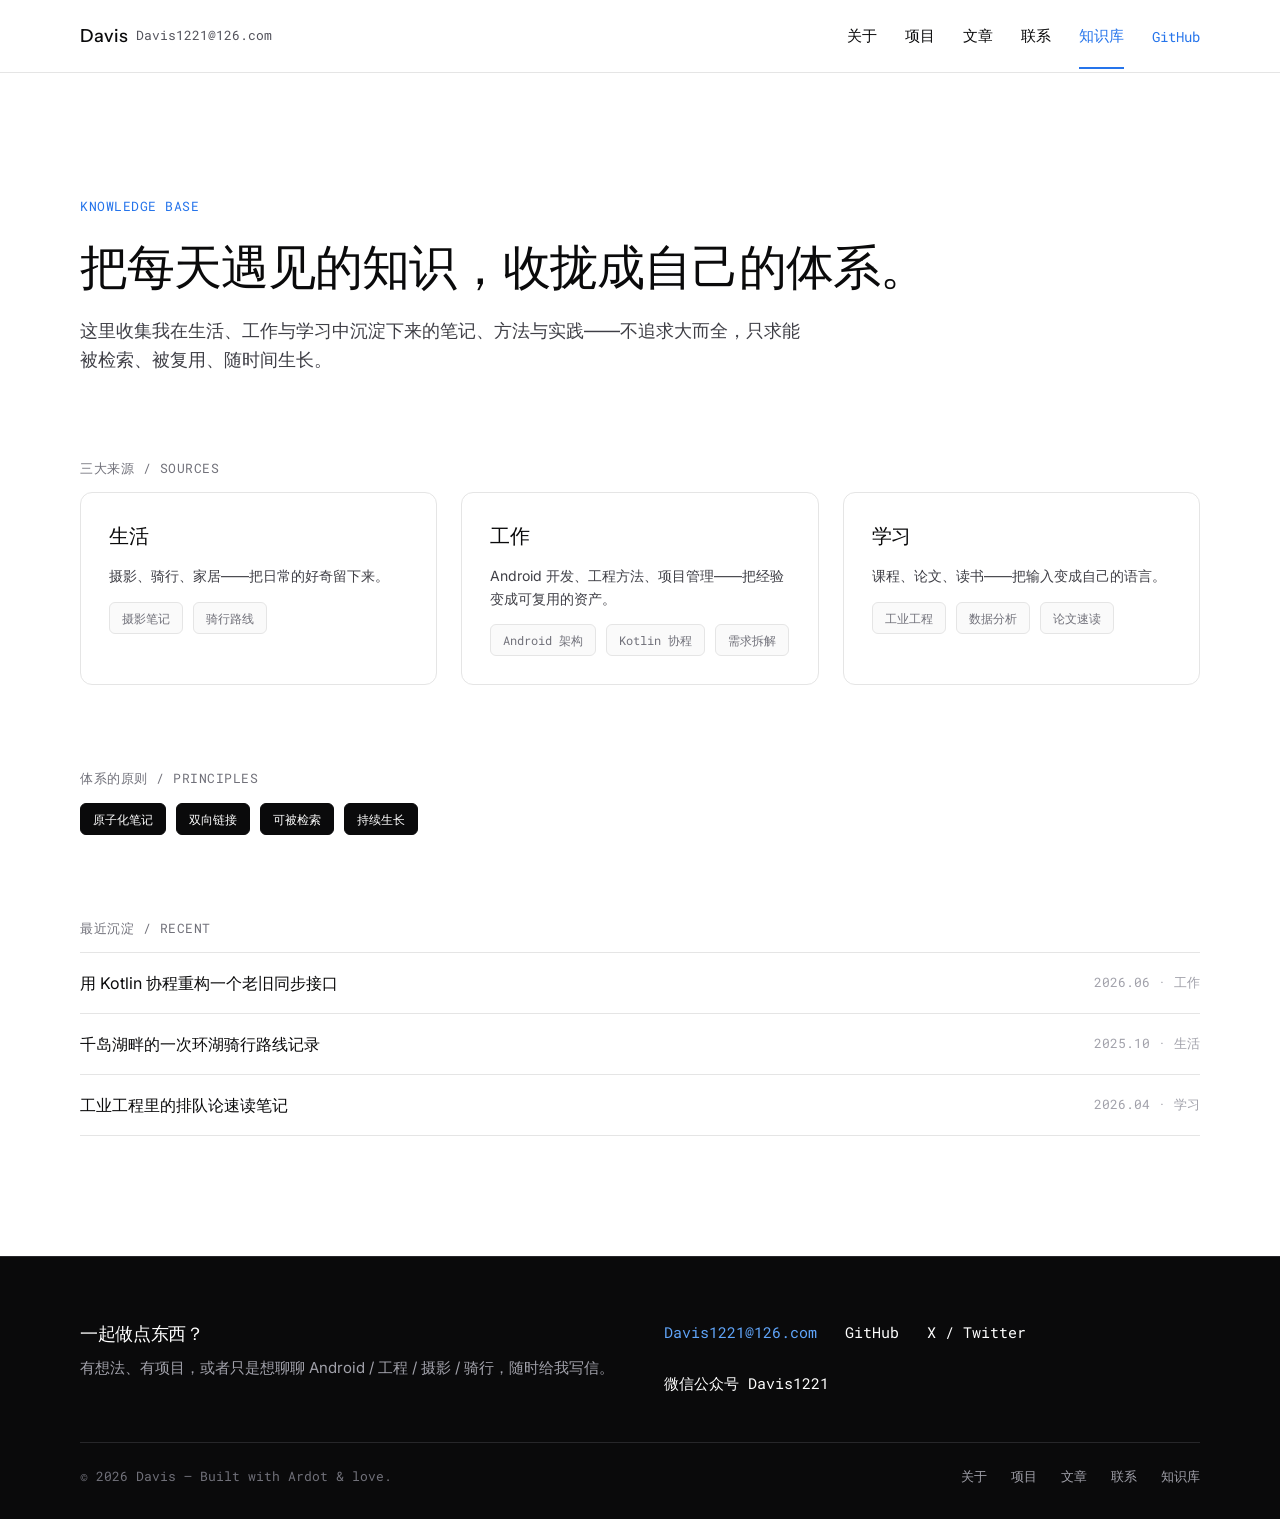
<file: knowledge.html>
<!doctype html>
<html lang="zh-CN">
<head>
  <meta charset="utf-8" />
  <meta name="viewport" content="width=device-width, initial-scale=1" />
  <title>知识库 — Davis</title>
  <meta name="description" content="Davis 的个人知识库：把生活、工作、学习中遇见的知识汇总收集，构建起自己的知识体系。" />
  <link rel="preconnect" href="https://fonts.googleapis.com" />
  <link rel="preconnect" href="https://fonts.gstatic.com" crossorigin />
  <link href="https://fonts.googleapis.com/css2?family=Inter:wght@400;500;600&family=Instrument+Sans:wght@400;500;600&family=Roboto+Mono:wght@400;500&display=swap" rel="stylesheet" />
  <link rel="stylesheet" href="./styles.css" />
</head>
<body>

<header class="site-header">
  <div class="container row">
    <a class="wordmark" href="./index.html">
      <span class="name">Davis</span>
      <span class="handle">Davis1221@126.com</span>
    </a>
    <nav class="nav">
      <a href="./about.html">关于</a>
      <a href="./projects.html">项目</a>
      <a href="./writing.html">文章</a>
      <a href="./contact.html">联系</a>
      <a class="is-active" href="./knowledge.html">知识库</a>
      <a class="ext" href="https://github.com/Davis1221" target="_blank" rel="noopener">GitHub</a>
    </nav>
  </div>
</header>

<main>

<section>
  <div class="container">
    <span class="kicker">KNOWLEDGE BASE</span>
    <h1 class="h-1" style="margin-bottom: 24px; max-width: 900px;">把每天遇见的知识，收拢成自己的体系。</h1>
    <p class="lead" style="margin-bottom: 80px;">这里收集我在生活、工作与学习中沉淀下来的笔记、方法与实践——不追求大而全，只求能被检索、被复用、随时间生长。</p>

    <div style="margin-bottom: 80px;">
      <div class="kicker muted" style="margin-bottom: 14px;">三大来源 / SOURCES</div>
      <div class="kb-grid">
        <article class="kb-card">
          <h3>生活</h3>
          <p>摄影、骑行、家居——把日常的好奇留下来。</p>
          <div class="chips">
            <span class="chip">摄影笔记</span>
            <span class="chip">骑行路线</span>
          </div>
        </article>
        <article class="kb-card">
          <h3>工作</h3>
          <p>Android 开发、工程方法、项目管理——把经验变成可复用的资产。</p>
          <div class="chips">
            <span class="chip">Android 架构</span>
            <span class="chip">Kotlin 协程</span>
            <span class="chip">需求拆解</span>
          </div>
        </article>
        <article class="kb-card">
          <h3>学习</h3>
          <p>课程、论文、读书——把输入变成自己的语言。</p>
          <div class="chips">
            <span class="chip">工业工程</span>
            <span class="chip">数据分析</span>
            <span class="chip">论文速读</span>
          </div>
        </article>
      </div>
    </div>

    <div style="margin-bottom: 80px;">
      <div class="kicker muted" style="margin-bottom: 14px;">体系的原则 / PRINCIPLES</div>
      <div class="chips">
        <span class="chip solid">原子化笔记</span>
        <span class="chip solid">双向链接</span>
        <span class="chip solid">可被检索</span>
        <span class="chip solid">持续生长</span>
      </div>
    </div>

    <div>
      <div class="kicker muted" style="margin-bottom: 14px;">最近沉淀 / RECENT</div>
      <div class="recent">
        <div class="row">
          <span class="title">用 Kotlin 协程重构一个老旧同步接口</span>
          <span class="meta">2026.06 · 工作</span>
        </div>
        <div class="row">
          <span class="title">千岛湖畔的一次环湖骑行路线记录</span>
          <span class="meta">2025.10 · 生活</span>
        </div>
        <div class="row">
          <span class="title">工业工程里的排队论速读笔记</span>
          <span class="meta">2026.04 · 学习</span>
        </div>
      </div>
    </div>
  </div>
</section>

</main>

<footer class="site-footer">
  <div class="container">
    <div class="grid">
      <div>
        <h3>一起做点东西？</h3>
        <p>有想法、有项目，或者只是想聊聊 Android / 工程 / 摄影 / 骑行，随时给我写信。</p>
      </div>
      <div>
        <div class="links">
          <a class="email" href="mailto:Davis1221@126.com">Davis1221@126.com</a>
          <a href="https://github.com/Davis1221" target="_blank" rel="noopener">GitHub</a>
          <a href="https://x.com/Davis1221" target="_blank" rel="noopener">X / Twitter</a>
          <a href="javascript:void(0)">微信公众号 Davis1221</a>
        </div>
      </div>
    </div>
    <div class="bottom">
      <span>© 2026 Davis — Built with Ardot & love.</span>
      <div class="nav-foot">
        <a href="./about.html">关于</a>
        <a href="./projects.html">项目</a>
        <a href="./writing.html">文章</a>
        <a href="./contact.html">联系</a>
        <a href="./knowledge.html">知识库</a>
      </div>
    </div>
  </div>
</footer>

</body>
</html>
</file>
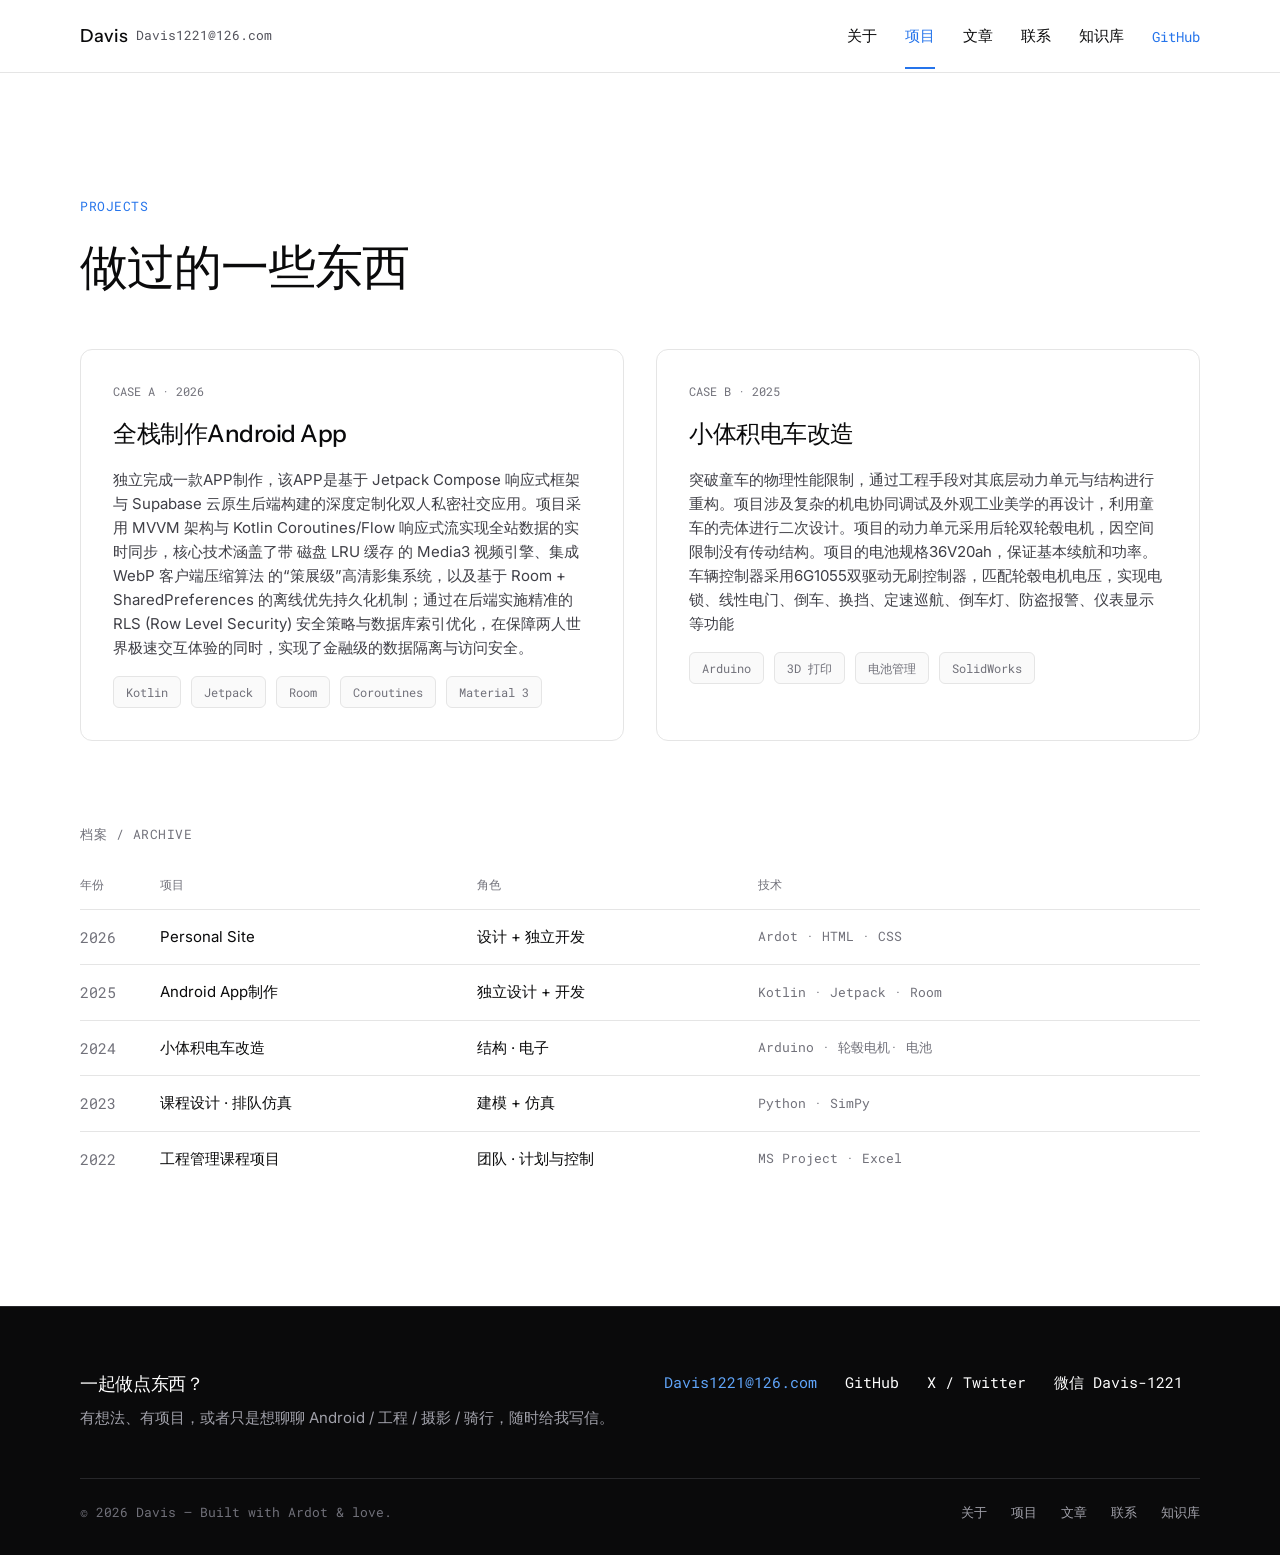
<file: projects.html>
<!doctype html>
<html lang="zh-CN">
<head>
  <meta charset="utf-8" />
  <meta name="viewport" content="width=device-width, initial-scale=1" />
  <title>项目 — Davis</title>
  <meta name="description" content="Davis 做过的项目：Android 学习 App、小体积电车改造、Personal Site 等。" />
  <link rel="preconnect" href="https://fonts.googleapis.com" />
  <link rel="preconnect" href="https://fonts.gstatic.com" crossorigin />
  <link href="https://fonts.googleapis.com/css2?family=Inter:wght@400;500;600&family=Instrument+Sans:wght@400;500;600&family=Roboto+Mono:wght@400;500&display=swap" rel="stylesheet" />
  <link rel="stylesheet" href="./styles.css" />
</head>
<body>

<header class="site-header">
  <div class="container row">
    <a class="wordmark" href="./index.html">
      <span class="name">Davis</span>
      <span class="handle">Davis1221@126.com</span>
    </a>
    <nav class="nav">
      <a href="./about.html">关于</a>
      <a class="is-active" href="./projects.html">项目</a>
      <a href="./writing.html">文章</a>
      <a href="./contact.html">联系</a>
      <a href="./knowledge.html">知识库</a>
      <a class="ext" href="https://github.com/Davis1221" target="_blank" rel="noopener">GitHub</a>
    </nav>
  </div>
</header>

<main>

<section>
  <div class="container">
    <span class="kicker">PROJECTS</span>
    <h1 class="h-1" style="margin-bottom: 56px;">做过的一些东西</h1>

    <div class="case-grid" style="margin-bottom: 80px;">
      <article class="case">
        <span class="case-kicker">CASE A · 2026</span>
        <h3>全栈制作Android App</h3>
        <p>独立完成一款APP制作，该APP是基于 Jetpack Compose 响应式框架与 Supabase 云原生后端构建的深度定制化双人私密社交应用。项目采用 MVVM 架构与 Kotlin Coroutines/Flow 响应式流实现全站数据的实时同步，核心技术涵盖了带 磁盘 LRU 缓存 的 Media3 视频引擎、集成 WebP 客户端压缩算法 的“策展级”高清影集系统，以及基于 Room + SharedPreferences 的离线优先持久化机制；通过在后端实施精准的 RLS (Row Level Security) 安全策略与数据库索引优化，在保障两人世界极速交互体验的同时，实现了金融级的数据隔离与访问安全。</p>
        <div class="chips">
          <span class="chip">Kotlin</span>
          <span class="chip">Jetpack</span>
          <span class="chip">Room</span>
          <span class="chip">Coroutines</span>
          <span class="chip">Material 3</span>
        </div>
      </article>
      <article class="case">
        <span class="case-kicker">CASE B · 2025</span>
        <h3>小体积电车改造</h3>
        <p>突破童车的物理性能限制，通过工程手段对其底层动力单元与结构进行重构。项目涉及复杂的机电协同调试及外观工业美学的再设计，利用童车的壳体进行二次设计。项目的动力单元采用后轮双轮毂电机，因空间限制没有传动结构。项目的电池规格36V20ah，保证基本续航和功率。车辆控制器采用6G1055双驱动无刷控制器，匹配轮毂电机电压，实现电锁、线性电门、倒车、换挡、定速巡航、倒车灯、防盗报警、仪表显示等功能</p>
        <div class="chips">
          <span class="chip">Arduino</span>
          <span class="chip">3D 打印</span>
          <span class="chip">电池管理</span>
          <span class="chip">SolidWorks</span>
        </div>
      </article>
    </div>

    <div>
      <div class="kicker muted" style="margin-bottom: 14px;">档案 / ARCHIVE</div>
      <table class="archive">
        <thead>
          <tr><th>年份</th><th>项目</th><th>角色</th><th>技术</th></tr>
        </thead>
        <tbody>
          <tr><td class="year">2026</td><td>Personal Site </td><td>设计 + 独立开发</td><td class="tech">Ardot · HTML · CSS</td></tr>
          <tr><td class="year">2025</td><td>Android App制作</td><td>独立设计 + 开发</td><td class="tech">Kotlin · Jetpack · Room</td></tr>
          <tr><td class="year">2024</td><td>小体积电车改造</td><td>结构 · 电子</td><td class="tech">Arduino · 轮毂电机· 电池</td></tr>
          <tr><td class="year">2023</td><td>课程设计 · 排队仿真</td><td>建模 + 仿真</td><td class="tech">Python · SimPy</td></tr>
          <tr><td class="year">2022</td><td>工程管理课程项目</td><td>团队 · 计划与控制</td><td class="tech">MS Project · Excel</td></tr>
        </tbody>
      </table>
    </div>
  </div>
</section>

</main>

<footer class="site-footer">
  <div class="container">
    <div class="grid">
      <div>
        <h3>一起做点东西？</h3>
        <p>有想法、有项目，或者只是想聊聊 Android / 工程 / 摄影 / 骑行，随时给我写信。</p>
      </div>
      <div>
        <div class="links">
          <a class="email" href="mailto:Davis1221@126.com">Davis1221@126.com</a>
          <a href="https://github.com/Davis-1221" target="_blank" rel="noopener">GitHub</a>
          <a href="https://x.com/Davis1221" target="_blank" rel="noopener">X / Twitter</a>
          <a href="javascript:void(0)">微信 Davis-1221</a>
        </div>
      </div>
    </div>
    <div class="bottom">
      <span>© 2026 Davis — Built with Ardot & love.</span>
      <div class="nav-foot">
        <a href="./about.html">关于</a>
        <a href="./projects.html">项目</a>
        <a href="./writing.html">文章</a>
        <a href="./contact.html">联系</a>
        <a href="./knowledge.html">知识库</a>
      </div>
    </div>
  </div>
</footer>

</body>
</html>
</file>
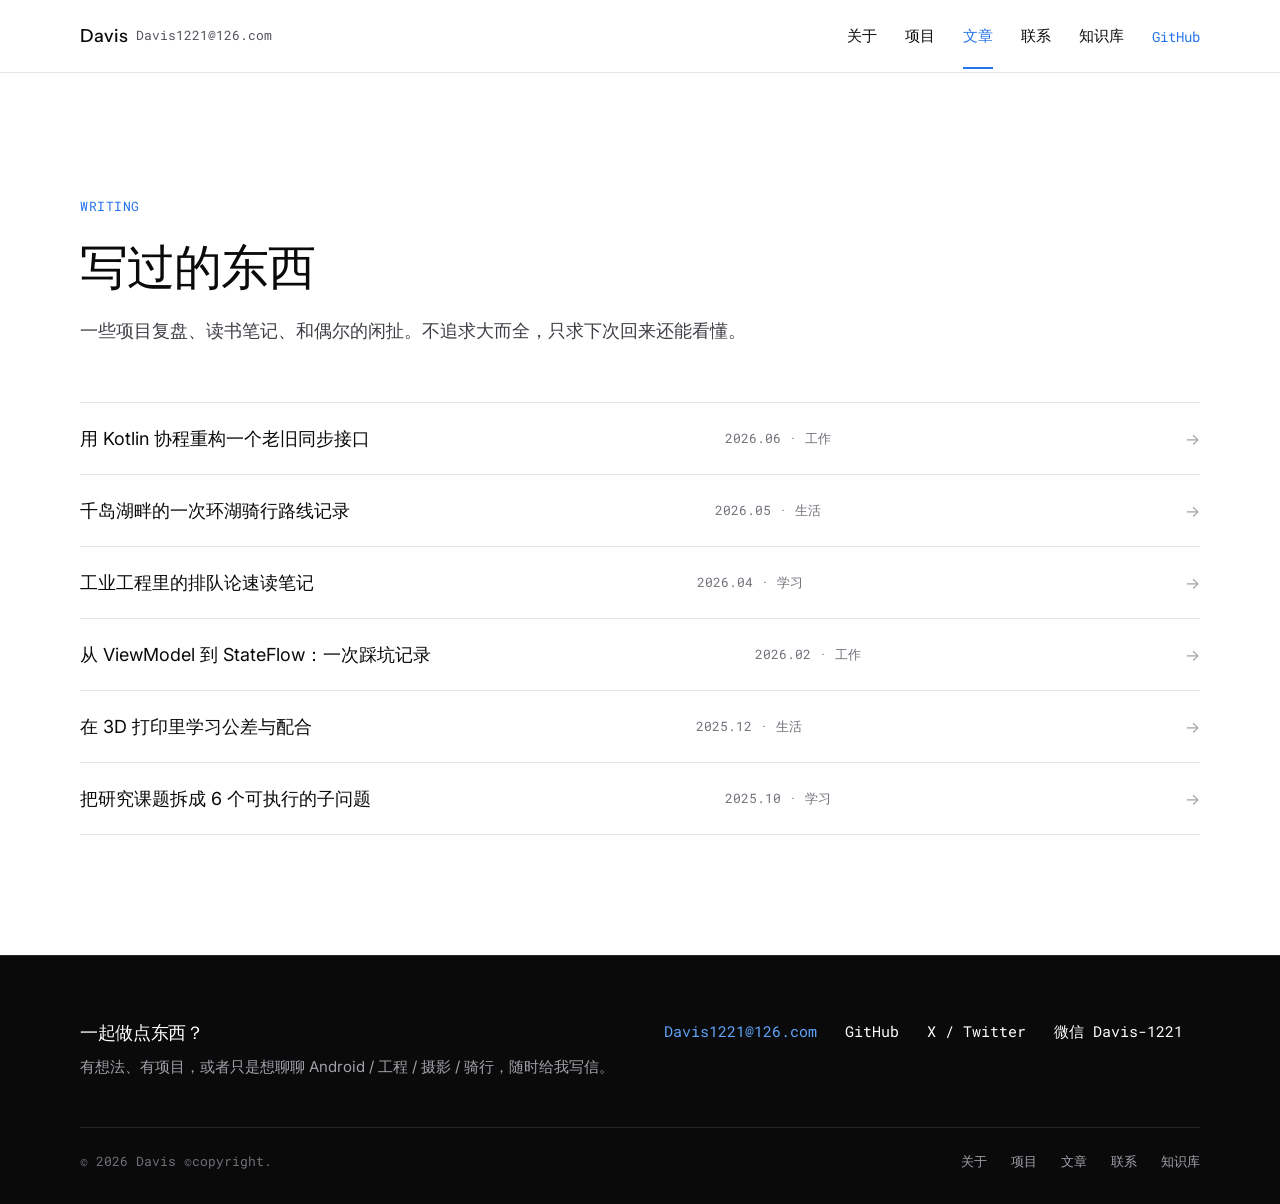
<file: writing.html>
<!doctype html>
<html lang="zh-CN">
<head>
  <meta charset="utf-8" />
  <meta name="viewport" content="width=device-width, initial-scale=1" />
  <title>文章 — Davis</title>
  <meta name="description" content="Davis 写过的笔记和文章。" />
  <link rel="preconnect" href="https://fonts.googleapis.com" />
  <link rel="preconnect" href="https://fonts.gstatic.com" crossorigin />
  <link href="https://fonts.googleapis.com/css2?family=Inter:wght@400;500;600&family=Instrument+Sans:wght@400;500;600&family=Roboto+Mono:wght@400;500&display=swap" rel="stylesheet" />
  <link rel="stylesheet" href="./styles.css" />
</head>
<body>

<header class="site-header">
  <div class="container row">
    <a class="wordmark" href="./index.html">
      <span class="name">Davis</span>
      <span class="handle">Davis1221@126.com</span>
    </a>
    <nav class="nav">
      <a href="./about.html">关于</a>
      <a href="./projects.html">项目</a>
      <a class="is-active" href="./writing.html">文章</a>
      <a href="./contact.html">联系</a>
      <a href="./knowledge.html">知识库</a>
      <a class="ext" href="https://github.com/Davis1221" target="_blank" rel="noopener">GitHub</a>
    </nav>
  </div>
</header>

<main>

<section>
  <div class="container">
    <span class="kicker">WRITING</span>
    <h1 class="h-1" style="margin-bottom: 24px;">写过的东西</h1>
    <p class="lead" style="margin-bottom: 56px;">一些项目复盘、读书笔记、和偶尔的闲扯。不追求大而全，只求下次回来还能看懂。</p>

    <div class="articles">
      <a class="article-row" href="javascript:void(0)">
        <span class="title">用 Kotlin 协程重构一个老旧同步接口</span>
        <span class="meta">2026.06 · 工作</span>
        <span class="arrow">→</span>
      </a>
      <a class="article-row" href="javascript:void(0)">
        <span class="title">千岛湖畔的一次环湖骑行路线记录</span>
        <span class="meta">2026.05 · 生活</span>
        <span class="arrow">→</span>
      </a>
      <a class="article-row" href="javascript:void(0)">
        <span class="title">工业工程里的排队论速读笔记</span>
        <span class="meta">2026.04 · 学习</span>
        <span class="arrow">→</span>
      </a>
      <a class="article-row" href="javascript:void(0)">
        <span class="title">从 ViewModel 到 StateFlow：一次踩坑记录</span>
        <span class="meta">2026.02 · 工作</span>
        <span class="arrow">→</span>
      </a>
      <a class="article-row" href="javascript:void(0)">
        <span class="title">在 3D 打印里学习公差与配合</span>
        <span class="meta">2025.12 · 生活</span>
        <span class="arrow">→</span>
      </a>
      <a class="article-row" href="javascript:void(0)">
        <span class="title">把研究课题拆成 6 个可执行的子问题</span>
        <span class="meta">2025.10 · 学习</span>
        <span class="arrow">→</span>
      </a>
    </div>
  </div>
</section>

</main>

<footer class="site-footer">
  <div class="container">
    <div class="grid">
      <div>
        <h3>一起做点东西？</h3>
        <p>有想法、有项目，或者只是想聊聊 Android / 工程 / 摄影 / 骑行，随时给我写信。</p>
      </div>
      <div>
        <div class="links">
          <a class="email" href="mailto:Davis1221@126.com">Davis1221@126.com</a>
          <a href="https://github.com/Davis-1221" target="_blank" rel="noopener">GitHub</a>
          <a href="https://x.com/Davis-1221" target="_blank" rel="noopener">X / Twitter</a>
          <a href="javascript:void(0)">微信 Davis-1221</a>
        </div>
      </div>
    </div>
    <div class="bottom">
      <span>© 2026 Davis ©copyright.</span>
      <div class="nav-foot">
        <a href="./about.html">关于</a>
        <a href="./projects.html">项目</a>
        <a href="./writing.html">文章</a>
        <a href="./contact.html">联系</a>
        <a href="./knowledge.html">知识库</a>
      </div>
    </div>
  </div>
</footer>

</body>
</html>
</file>
<file: styles.css>
/* === Davis Personal Site — shared styles === */

:root {
  --white: #ffffff;
  --ink: #0a0a0b;
  --gray-50: #fafafa;
  --gray-100: #f4f4f5;
  --gray-200: #e5e5e5;
  --gray-300: #d4d4d8;
  --gray-400: #a1a1aa;
  --gray-500: #71717a;
  --gray-600: #52525b;
  --gray-700: #3f3f46;
  --gray-800: #27272a;
  --gray-900: #18181b;
  --accent: #2574eb;
  --accent-soft: #60a5fa;
  --max: 1280px;
  --pad-x: 80px;
  --section-y: 120px;
  --radius-sm: 6px;
  --radius: 12px;
  --t-fast: 120ms ease;
  --t: 200ms ease;
}

* { box-sizing: border-box; margin: 0; padding: 0; }
html, body { height: 100%; }
body {
  font-family: 'Inter', -apple-system, BlinkMacSystemFont, 'Segoe UI', system-ui, sans-serif;
  font-size: 16px;
  line-height: 1.5;
  color: var(--ink);
  background: var(--white);
  -webkit-font-smoothing: antialiased;
  -moz-osx-font-smoothing: grayscale;
  text-rendering: optimizeLegibility;
}

a { color: inherit; text-decoration: none; }
button { font-family: inherit; cursor: pointer; border: 0; background: none; }
img { max-width: 100%; display: block; }

.container { max-width: var(--max); margin: 0 auto; padding: 0 var(--pad-x); }

/* ===== typography ===== */
.kicker {
  font-family: 'Roboto Mono', ui-monospace, 'SF Mono', Menlo, monospace;
  font-size: 13px;
  color: var(--accent);
  letter-spacing: 0.04em;
  margin-bottom: 24px;
  display: inline-block;
}
.kicker.muted { color: var(--gray-500); }
h1, h2, h3, h4 {
  font-family: 'Instrument Sans', 'Inter', system-ui, sans-serif;
  font-weight: 500;
  letter-spacing: -0.02em;
  color: var(--ink);
}
.h-hero { font-size: 60px; line-height: 1.05; letter-spacing: -0.025em; font-weight: 400; }
.h-1 { font-size: 48px; line-height: 1.1; }
.h-2 { font-size: 40px; line-height: 1.15; }
.h-3 { font-size: 32px; line-height: 1.2; }
.h-4 { font-size: 20px; line-height: 1.3; }
.mono { font-family: 'Roboto Mono', ui-monospace, 'SF Mono', Menlo, monospace; }
.muted { color: var(--gray-500); }
.dim { color: var(--gray-400); }
.lead {
  font-size: 18px; line-height: 1.6;
  color: var(--gray-700);
  max-width: 720px;
}

/* ===== header ===== */
.site-header {
  position: sticky; top: 0; z-index: 50;
  background: var(--white);
  border-bottom: 1px solid var(--gray-200);
}
.site-header .row {
  height: 72px;
  display: flex; align-items: center; justify-content: space-between;
  gap: 32px;
}
.wordmark { display: flex; align-items: center; gap: 8px; }
.wordmark .name {
  font-family: 'Instrument Sans', sans-serif;
  font-size: 18px; font-weight: 500;
  color: var(--ink);
}
.wordmark .handle {
  font-family: 'Roboto Mono', monospace;
  font-size: 13px; color: var(--gray-600);
}
.nav { display: flex; align-items: center; gap: 28px; }
.nav a {
  font-size: 15px; color: var(--ink);
  transition: color var(--t);
  position: relative;
}
.nav a:hover { color: var(--accent); }
.nav a.is-active { color: var(--accent); }
.nav a.is-active::after {
  content: ''; position: absolute; left: 0; right: 0; bottom: -22px;
  height: 2px; background: var(--accent);
}
.nav .ext {
  font-family: 'Roboto Mono', monospace; font-size: 14px; color: var(--accent);
}

/* ===== hero (home) ===== */
.hero {
  background: var(--ink); color: var(--white);
  padding: 120px 0;
  position: relative; overflow: hidden;
}
.hero::before {
  content: ''; position: absolute; inset: 0;
  background: radial-gradient(circle at 0% 100%, rgba(37,116,235,0.18), transparent 60%),
              radial-gradient(circle at 100% 0%, rgba(96,165,250,0.10), transparent 50%);
  pointer-events: none;
}
.hero .container { position: relative; }
.hero .kicker { color: var(--accent-soft); }
.hero h1 { color: var(--white); margin-bottom: 24px; max-width: 900px; }
.hero .sub { color: var(--gray-400); font-size: 18px; line-height: 1.6; max-width: 640px; margin-bottom: 18px; }
.hero .now { font-family: 'Roboto Mono', monospace; font-size: 14px; color: var(--gray-400); margin-bottom: 32px; }
.cta-row { display: flex; gap: 20px; align-items: center; flex-wrap: wrap; }
.btn {
  display: inline-flex; align-items: center; gap: 6px;
  padding: 14px 22px; border-radius: 4px;
  font-size: 16px; font-weight: 500;
  transition: transform var(--t), background var(--t), color var(--t);
}
.btn-primary { background: var(--accent); color: var(--white); }
.btn-primary:hover { background: #1d63cf; transform: translateY(-1px); }
.btn-ghost { color: var(--white); padding: 14px 0; }
.btn-ghost:hover { color: var(--accent-soft); }

/* ===== section ===== */
section { padding: var(--section-y) 0; }
section.alt { background: var(--gray-50); }

/* ===== stats ===== */
.stats { border-top: 1px solid var(--gray-200); border-bottom: 1px solid var(--gray-200); padding: 40px 0; }
.stats .row { display: grid; grid-template-columns: repeat(4, 1fr); gap: 24px; }
.stat .num { font-family: 'Roboto Mono', monospace; font-size: 40px; line-height: 1.1; color: var(--ink); }
.stat .label { font-size: 14px; color: var(--gray-600); margin-top: 6px; }

/* ===== chips ===== */
.chips { display: flex; flex-wrap: wrap; gap: 10px; }
.chip {
  display: inline-flex; align-items: center;
  padding: 6px 12px; border-radius: var(--radius-sm);
  background: var(--gray-50); border: 1px solid var(--gray-200);
  font-family: 'Roboto Mono', monospace; font-size: 12px;
  color: var(--gray-500);
}
.chip.solid { background: var(--ink); color: var(--white); border-color: var(--ink); }

/* ===== case cards (home + projects) ===== */
.case-grid { display: grid; grid-template-columns: 1fr 1fr; gap: 32px; }
.case {
  background: var(--white); border: 1px solid var(--gray-200);
  border-radius: var(--radius); padding: 32px;
  display: flex; flex-direction: column; gap: 16px;
  transition: transform var(--t), box-shadow var(--t), border-color var(--t);
}
.case:hover { transform: translateY(-2px); box-shadow: 0 12px 32px rgba(10,10,11,0.06); border-color: var(--gray-300); }
.case .case-kicker { font-family: 'Roboto Mono', monospace; font-size: 12px; color: var(--gray-500); }
.case h3 { font-size: 24px; font-weight: 500; }
.case p { color: var(--gray-700); font-size: 15px; line-height: 1.6; }
.case .case-link { margin-top: auto; font-family: 'Roboto Mono', monospace; font-size: 14px; color: var(--accent); }
.case .case-link:hover { color: #1d63cf; }

/* ===== table (archive) ===== */
.archive { width: 100%; border-collapse: collapse; }
.archive th, .archive td { text-align: left; padding: 16px 0; }
.archive th {
  font-family: 'Roboto Mono', monospace; font-size: 12px;
  color: var(--gray-500); font-weight: 400;
  border-bottom: 1px solid var(--gray-200);
}
.archive tr + tr td { border-top: 1px solid var(--gray-200); }
.archive td { font-size: 15px; color: var(--ink); }
.archive td.year { font-family: 'Roboto Mono', monospace; color: var(--gray-500); width: 80px; }
.archive td.tech { color: var(--gray-500); font-family: 'Roboto Mono', monospace; font-size: 13px; }

/* ===== article list ===== */
.articles { display: flex; flex-direction: column; }
.article-row {
  display: flex; align-items: center; justify-content: space-between;
  padding: 22px 0; gap: 24px;
  border-top: 1px solid var(--gray-200);
  transition: padding-left var(--t);
}
.article-row:last-child { border-bottom: 1px solid var(--gray-200); }
.article-row:hover { padding-left: 8px; }
.article-row .title { font-size: 18px; color: var(--ink); }
.article-row .meta { font-family: 'Roboto Mono', monospace; font-size: 13px; color: var(--gray-500); }
.article-row .arrow { font-size: 16px; color: var(--gray-400); transition: transform var(--t), color var(--t); }
.article-row:hover .arrow { transform: translateX(4px); color: var(--accent); }

/* ===== education timeline ===== */
.edu { display: flex; flex-direction: column; }
.edu-row {
  display: grid; grid-template-columns: 200px 1fr; gap: 32px;
  padding: 28px 0; border-top: 1px solid var(--gray-200);
}
.edu-row:last-child { border-bottom: 1px solid var(--gray-200); }
.edu-row .when { font-family: 'Roboto Mono', monospace; font-size: 14px; color: var(--gray-500); }
.edu-row .where { font-size: 18px; color: var(--ink); font-weight: 500; }
.edu-row .what { color: var(--gray-700); margin-top: 4px; }

/* ===== practice cards (about) ===== */
.practice-grid { display: grid; grid-template-columns: 1fr 1fr; gap: 24px; }
.practice {
  border: 1px solid var(--gray-200); border-radius: var(--radius);
  padding: 28px; background: var(--white);
}
.practice h3 { font-size: 20px; margin-bottom: 10px; }
.practice p { color: var(--gray-700); line-height: 1.6; }

/* ===== contact (dark CTA) ===== */
.contact-dark {
  background: var(--ink); color: var(--white);
  padding: 120px 0; min-height: 600px;
  display: flex; flex-direction: column; justify-content: center;
}
.contact-dark .kicker { color: var(--accent-soft); }
.contact-dark h1 { color: var(--white); font-size: 40px; margin-bottom: 20px; }
.contact-dark .sub { color: var(--gray-400); font-size: 17px; line-height: 1.6; max-width: 680px; margin-bottom: 40px; }
.contact-methods { display: flex; gap: 48px; flex-wrap: wrap; padding-top: 32px; border-top: 1px solid var(--gray-800); }
.contact-method .label { font-family: 'Roboto Mono', monospace; font-size: 12px; color: var(--gray-500); margin-bottom: 8px; }
.contact-method .value { font-family: 'Roboto Mono', monospace; font-size: 15px; }
.contact-method .value.accent { color: var(--accent); }
.contact-method .value.white { color: var(--white); }

/* ===== site footer (shared, dark) ===== */
.site-footer {
  background: var(--ink); color: var(--white);
  padding: 64px 0 32px;
  border-top: 1px solid var(--gray-800);
}
.site-footer .grid { display: grid; grid-template-columns: 1fr 1fr; gap: 48px; }
.site-footer h3 { color: var(--white); font-size: 18px; margin-bottom: 8px; font-weight: 500; }
.site-footer p { color: var(--gray-400); font-size: 15px; line-height: 1.6; }
.site-footer .links { display: flex; gap: 28px; flex-wrap: wrap; }
.site-footer .links a { font-family: 'Roboto Mono', monospace; font-size: 15px; color: var(--white); }
.site-footer .links a:hover { color: var(--accent-soft); }
.site-footer .links a.email { color: var(--accent-soft); }
.site-footer .bottom {
  display: flex; align-items: center; justify-content: space-between;
  margin-top: 48px; padding-top: 24px; border-top: 1px solid var(--gray-800);
  font-family: 'Roboto Mono', monospace; font-size: 13px; color: var(--gray-500);
}
.site-footer .bottom .nav-foot { display: flex; gap: 24px; }
.site-footer .bottom .nav-foot a { color: var(--gray-400); }
.site-footer .bottom .nav-foot a:hover { color: var(--white); }

/* ===== knowledge base ===== */
.kb-grid { display: grid; grid-template-columns: repeat(3, 1fr); gap: 24px; }
.kb-card {
  background: var(--white); border: 1px solid var(--gray-200);
  border-radius: var(--radius); padding: 28px;
  display: flex; flex-direction: column; gap: 14px;
  transition: transform var(--t), box-shadow var(--t);
}
.kb-card:hover { transform: translateY(-2px); box-shadow: 0 8px 24px rgba(10,10,11,0.05); }
.kb-card h3 { font-size: 20px; }
.kb-card p { color: var(--gray-700); font-size: 14px; line-height: 1.6; }

.recent { display: flex; flex-direction: column; }
.recent .row {
  display: flex; align-items: center; justify-content: space-between;
  padding: 18px 0; gap: 24px;
  border-top: 1px solid var(--gray-200);
}
.recent .row:last-child { border-bottom: 1px solid var(--gray-200); }
.recent .row .title { font-size: 16px; }
.recent .row .meta { font-family: 'Roboto Mono', monospace; font-size: 13px; color: var(--gray-400); }

/* ===== responsive ===== */
@media (max-width: 1024px) {
  :root { --pad-x: 32px; --section-y: 80px; }
  .h-hero { font-size: 40px; }
  .h-1 { font-size: 36px; }
  .case-grid, .practice-grid { grid-template-columns: 1fr; }
  .kb-grid { grid-template-columns: 1fr; }
  .stats .row { grid-template-columns: repeat(2, 1fr); gap: 24px; }
  .nav { gap: 18px; }
  .nav a { font-size: 14px; }
  .hero { padding: 80px 0; }
  .wordmark .handle { display: none; }
}
@media (max-width: 640px) {
  :root { --pad-x: 20px; --section-y: 56px; }
  .h-hero { font-size: 32px; }
  .h-1 { font-size: 28px; }
  .h-2 { font-size: 26px; }
  .nav { gap: 12px; }
  .nav a { font-size: 13px; }
  .nav .ext { display: none; }
  .site-header .row { height: 60px; }
  .site-footer .grid { grid-template-columns: 1fr; gap: 24px; }
  .site-footer .bottom { flex-direction: column; gap: 16px; align-items: flex-start; }
  .edu-row { grid-template-columns: 1fr; gap: 8px; }
}
</file>
